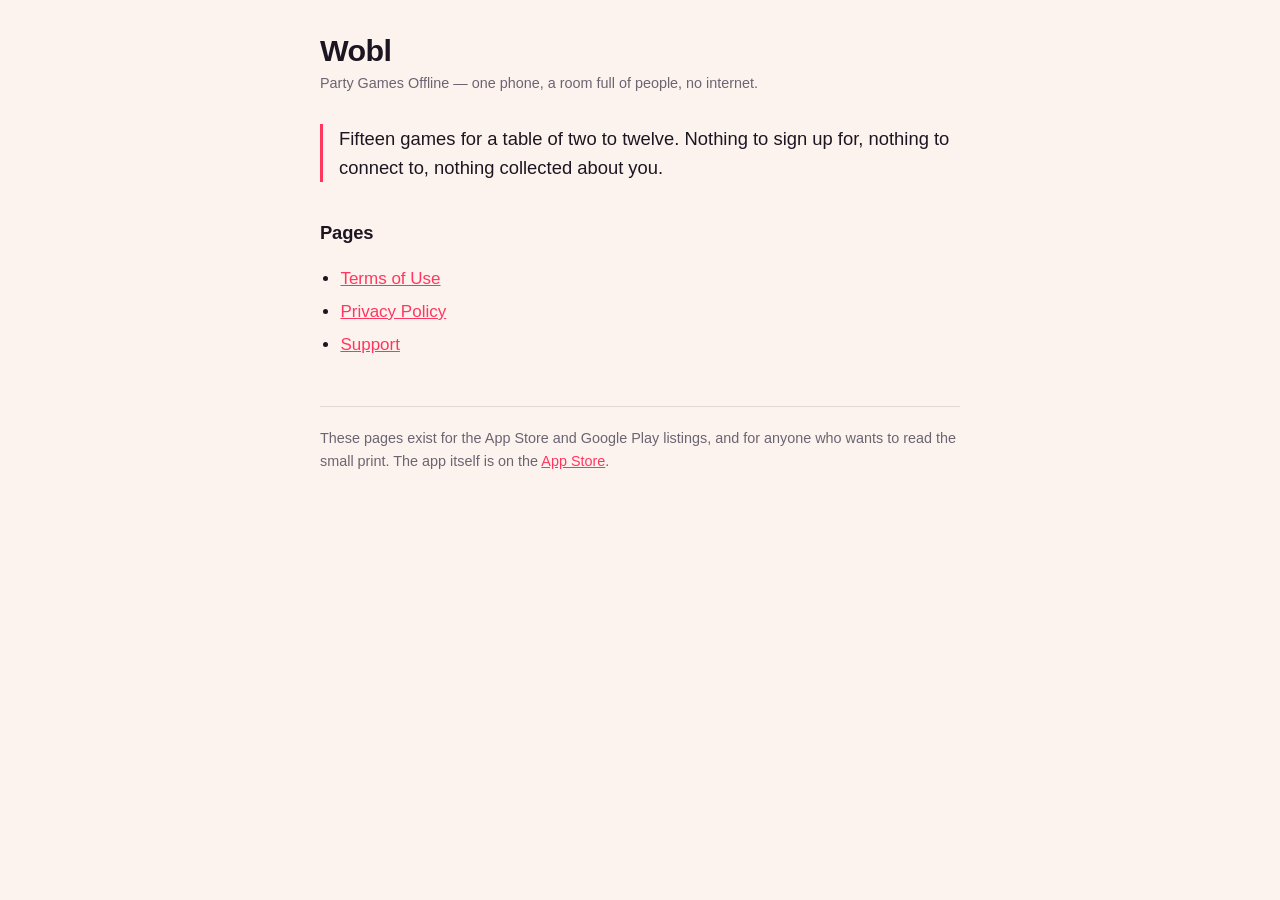
<file: index.html>
<!doctype html>
<html lang="en">
<head>
<meta charset="utf-8">
<meta name="viewport" content="width=device-width, initial-scale=1">
<title>Wobl — Party Games Offline</title>
<link rel="stylesheet" href="style.css">
</head>
<body>
<main>
<h1>Wobl</h1>
<p class="date">Party Games Offline — one phone, a room full of people, no internet.</p>

<p class="lede">Fifteen games for a table of two to twelve. Nothing to sign up for, nothing to connect to, nothing collected about you.</p>

<h2>Pages</h2>
<ul>
  <li><a href="terms.html">Terms of Use</a></li>
  <li><a href="privacy.html">Privacy Policy</a></li>
  <li><a href="support.html">Support</a></li>
</ul>

<footer>These pages exist for the App Store and Google Play listings, and for anyone who wants to read the small print. The app itself is on the <a href="https://apps.apple.com/app/id6792764513" rel="noopener">App Store</a>.</footer>
</main>
</body>
</html>
</file>
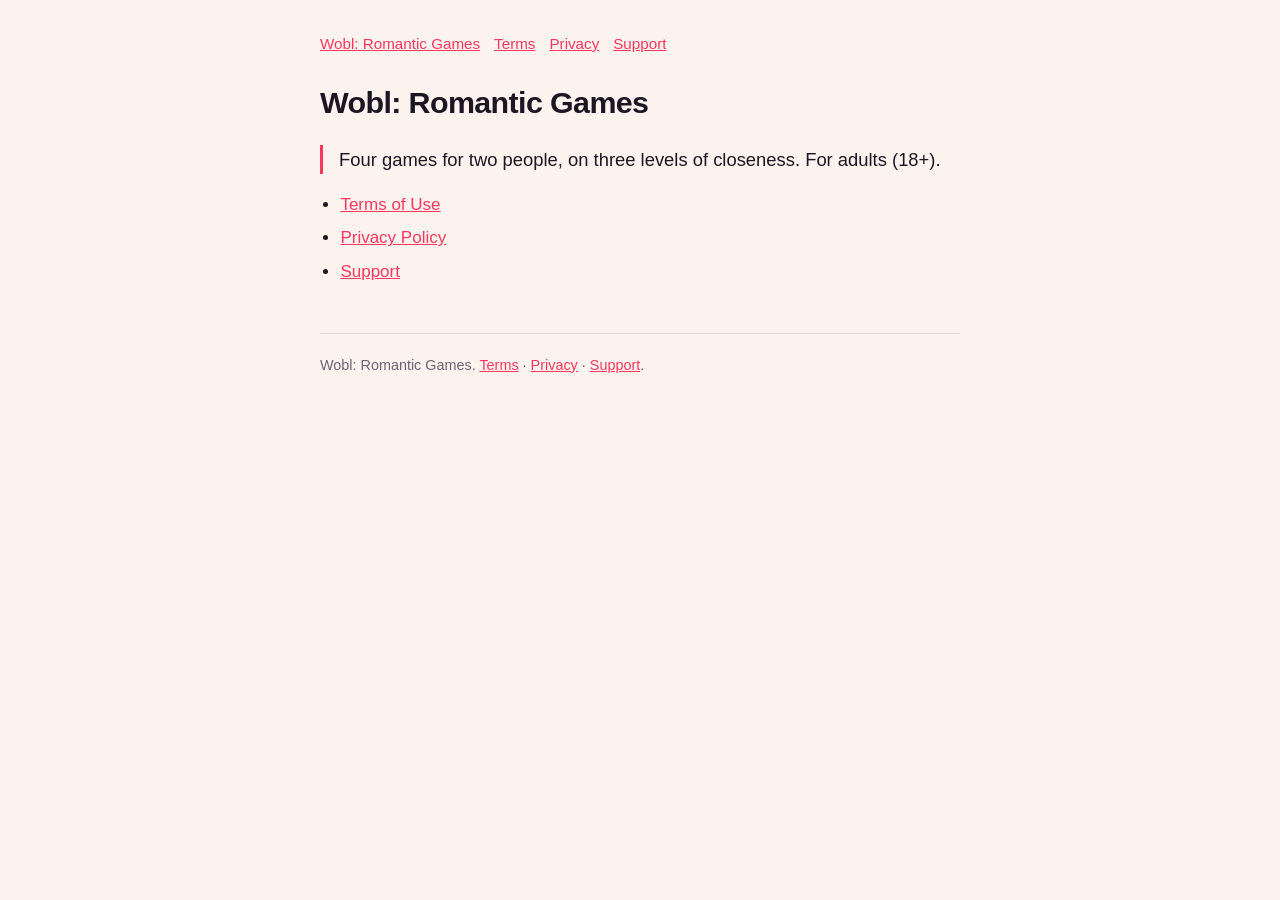
<file: romantic/index.html>
<!doctype html>
<html lang="en">
<head>
<meta charset="utf-8">
<meta name="viewport" content="width=device-width, initial-scale=1">
<title>Legal — Wobl: Romantic Games</title>
<link rel="stylesheet" href="../style.css">
</head>
<body>
<main>
<nav><a href="./">Wobl: Romantic Games</a><a href="terms.html">Terms</a><a href="privacy.html">Privacy</a><a href="support.html">Support</a></nav>

<h1>Wobl: Romantic Games</h1>
<p class="lede">Four games for two people, on three levels of closeness. For adults (18+).</p>
<ul>
  <li><a href="terms.html">Terms of Use</a></li>
  <li><a href="privacy.html">Privacy Policy</a></li>
  <li><a href="support.html">Support</a></li>
</ul>

<footer>Wobl: Romantic Games. <a href="terms.html">Terms</a> · <a href="privacy.html">Privacy</a> · <a href="support.html">Support</a>.</footer>
</main>
</body>
</html>
</file>
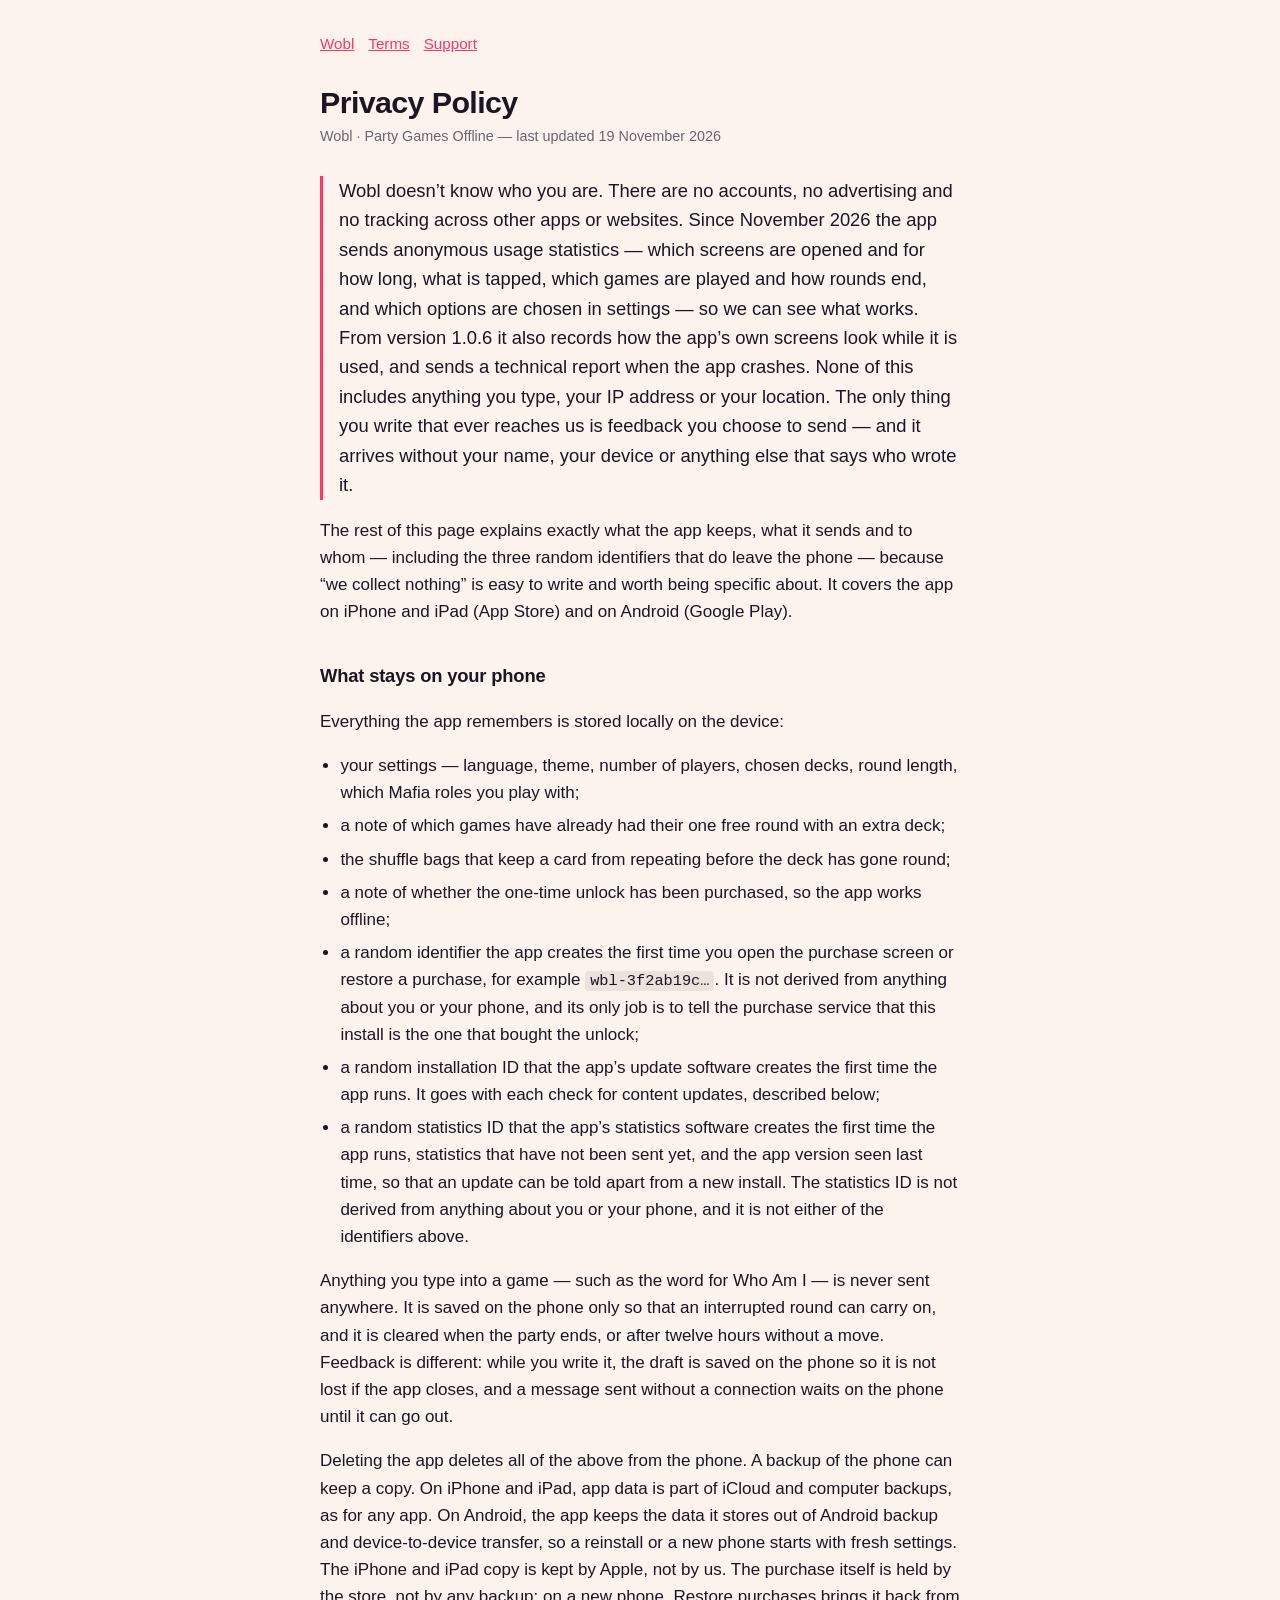
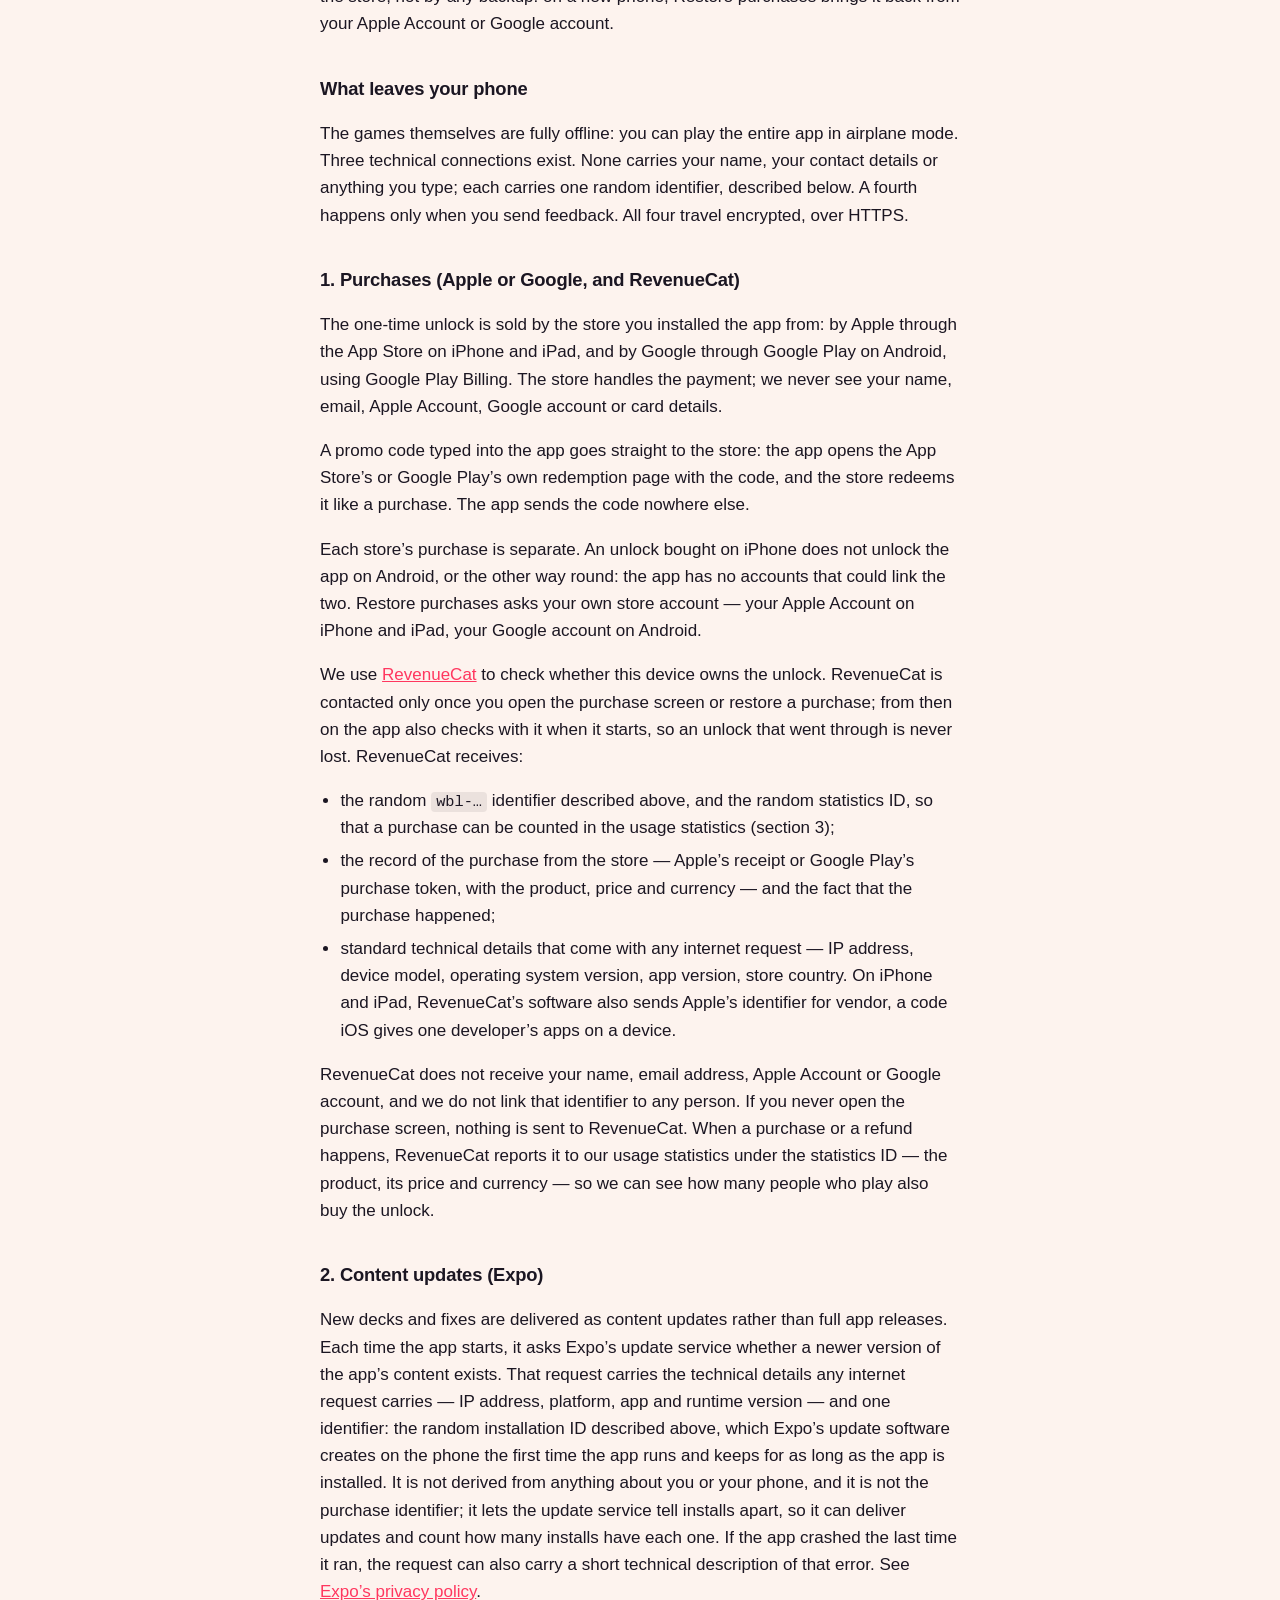
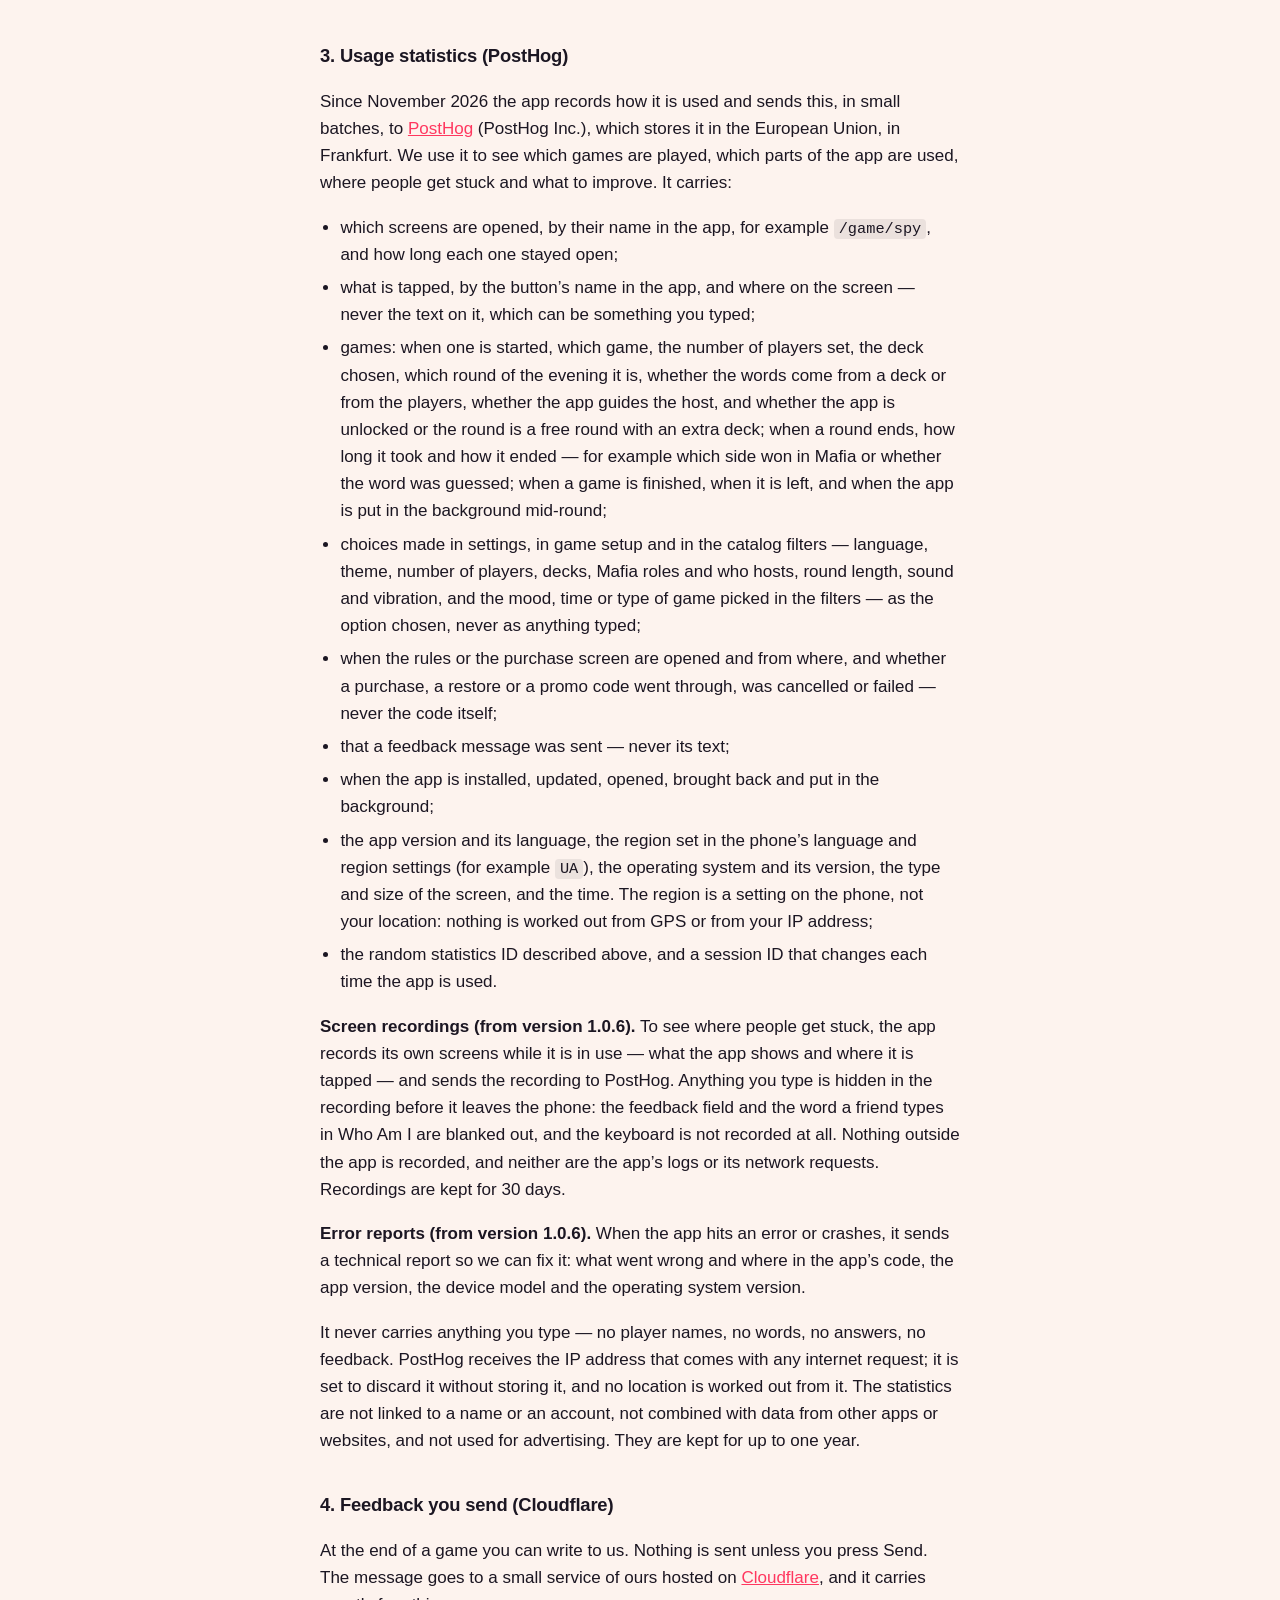
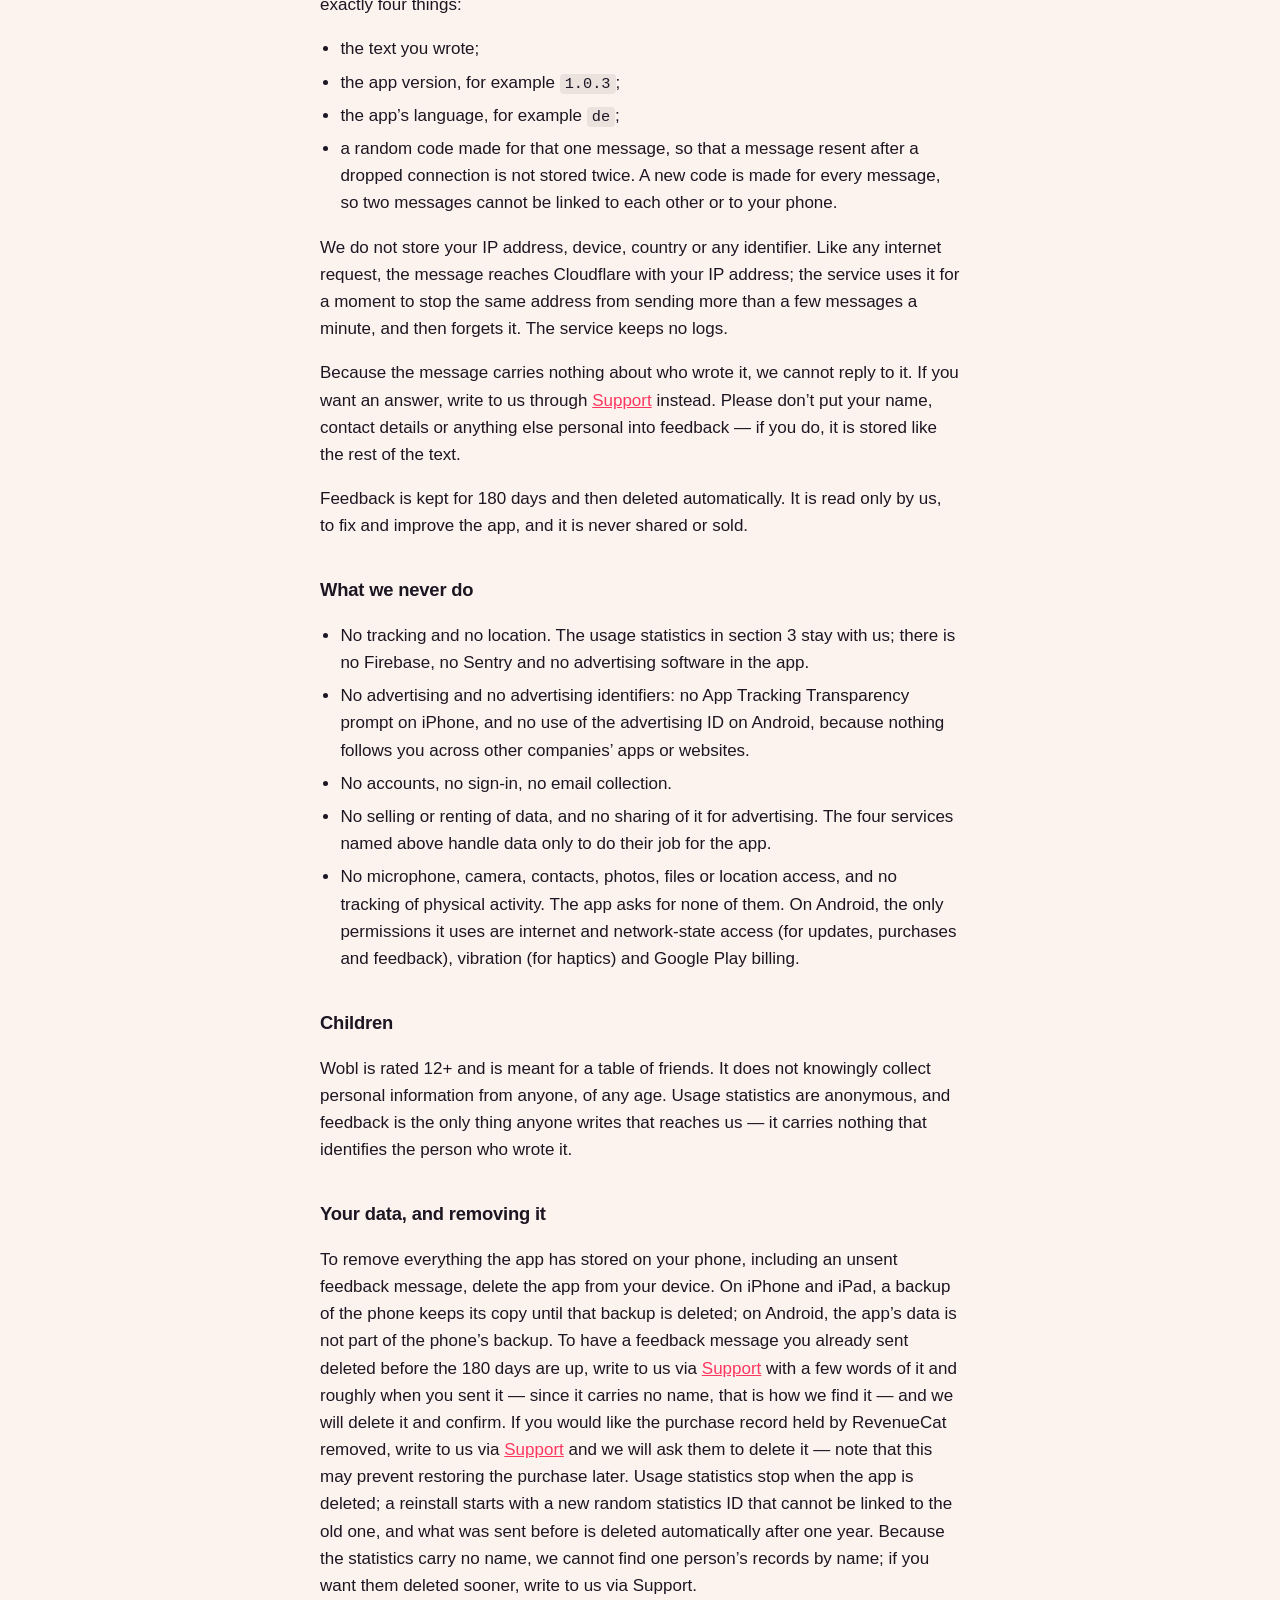
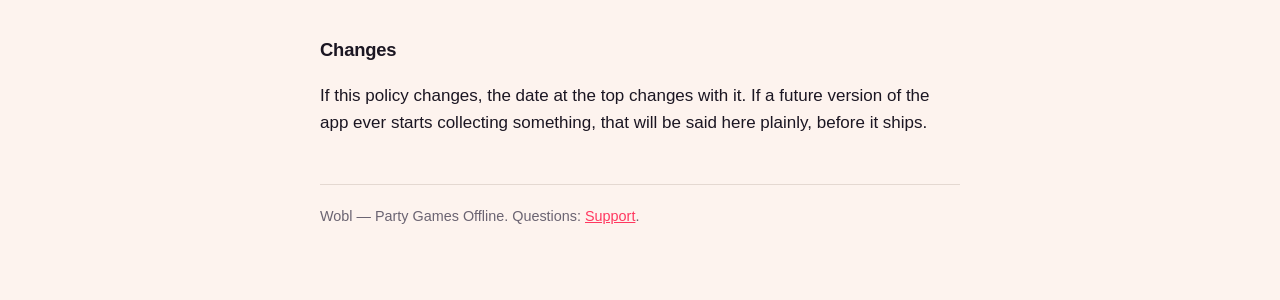
<file: privacy.html>
<!doctype html>
<html lang="en">
<head>
<meta charset="utf-8">
<meta name="viewport" content="width=device-width, initial-scale=1">
<title>Privacy Policy — Wobl</title>
<link rel="stylesheet" href="style.css">
</head>
<body>
<main>
<nav><a href="./">Wobl</a><a href="terms.html">Terms</a><a href="support.html">Support</a></nav>

<h1>Privacy Policy</h1>
<p class="date">Wobl · Party Games Offline — last updated 19 November 2026</p>

<p class="lede">Wobl doesn’t know who you are. There are no accounts, no advertising and no tracking across other apps or websites. Since November 2026 the app sends anonymous usage statistics — which screens are opened and for how long, what is tapped, which games are played and how rounds end, and which options are chosen in settings — so we can see what works. From version 1.0.6 it also records how the app’s own screens look while it is used, and sends a technical report when the app crashes. None of this includes anything you type, your IP address or your location. The only thing you write that ever reaches us is feedback you choose to send — and it arrives without your name, your device or anything else that says who wrote it.</p>

<p>The rest of this page explains exactly what the app keeps, what it sends and to whom — including the three random identifiers that do leave the phone — because “we collect nothing” is easy to write and worth being specific about. It covers the app on iPhone and iPad (App Store) and on Android (Google Play).</p>

<h2>What stays on your phone</h2>
<p>Everything the app remembers is stored locally on the device:</p>
<ul>
  <li>your settings — language, theme, number of players, chosen decks, round length, which Mafia roles you play with;</li>
  <li>a note of which games have already had their one free round with an extra deck;</li>
  <li>the shuffle bags that keep a card from repeating before the deck has gone round;</li>
  <li>a note of whether the one-time unlock has been purchased, so the app works offline;</li>
  <li>a random identifier the app creates the first time you open the purchase screen or restore a purchase, for example <code>wbl-3f2ab19c…</code>. It is not derived from anything about you or your phone, and its only job is to tell the purchase service that this install is the one that bought the unlock;</li>
  <li>a random installation ID that the app’s update software creates the first time the app runs. It goes with each check for content updates, described below;</li>
  <li>a random statistics ID that the app’s statistics software creates the first time the app runs, statistics that have not been sent yet, and the app version seen last time, so that an update can be told apart from a new install. The statistics ID is not derived from anything about you or your phone, and it is not either of the identifiers above.</li>
</ul>
<p>Anything you type into a game — such as the word for Who Am I — is never sent anywhere. It is saved on the phone only so that an interrupted round can carry on, and it is cleared when the party ends, or after twelve hours without a move. Feedback is different: while you write it, the draft is saved on the phone so it is not lost if the app closes, and a message sent without a connection waits on the phone until it can go out.</p>
<p>Deleting the app deletes all of the above from the phone. A backup of the phone can keep a copy. On iPhone and iPad, app data is part of iCloud and computer backups, as for any app. On Android, the app keeps the data it stores out of Android backup and device-to-device transfer, so a reinstall or a new phone starts with fresh settings. The iPhone and iPad copy is kept by Apple, not by us. The purchase itself is held by the store, not by any backup: on a new phone, Restore purchases brings it back from your Apple Account or Google account.</p>

<h2>What leaves your phone</h2>
<p>The games themselves are fully offline: you can play the entire app in airplane mode. Three technical connections exist. None carries your name, your contact details or anything you type; each carries one random identifier, described below. A fourth happens only when you send feedback. All four travel encrypted, over HTTPS.</p>

<h2>1. Purchases (Apple or Google, and RevenueCat)</h2>
<p>The one-time unlock is sold by the store you installed the app from: by Apple through the App Store on iPhone and iPad, and by Google through Google Play on Android, using Google Play Billing. The store handles the payment; we never see your name, email, Apple Account, Google account or card details.</p>
<p>A promo code typed into the app goes straight to the store: the app opens the App Store’s or Google Play’s own redemption page with the code, and the store redeems it like a purchase. The app sends the code nowhere else.</p>
<p>Each store’s purchase is separate. An unlock bought on iPhone does not unlock the app on Android, or the other way round: the app has no accounts that could link the two. Restore purchases asks your own store account — your Apple Account on iPhone and iPad, your Google account on Android.</p>
<p>We use <a href="https://www.revenuecat.com/privacy/" rel="noopener">RevenueCat</a> to check whether this device owns the unlock. RevenueCat is contacted only once you open the purchase screen or restore a purchase; from then on the app also checks with it when it starts, so an unlock that went through is never lost. RevenueCat receives:</p>
<ul>
  <li>the random <code>wbl-…</code> identifier described above, and the random statistics ID, so that a purchase can be counted in the usage statistics (section 3);</li>
  <li>the record of the purchase from the store — Apple’s receipt or Google Play’s purchase token, with the product, price and currency — and the fact that the purchase happened;</li>
  <li>standard technical details that come with any internet request — IP address, device model, operating system version, app version, store country. On iPhone and iPad, RevenueCat’s software also sends Apple’s identifier for vendor, a code iOS gives one developer’s apps on a device.</li>
</ul>
<p>RevenueCat does not receive your name, email address, Apple Account or Google account, and we do not link that identifier to any person. If you never open the purchase screen, nothing is sent to RevenueCat. When a purchase or a refund happens, RevenueCat reports it to our usage statistics under the statistics ID — the product, its price and currency — so we can see how many people who play also buy the unlock.</p>

<h2>2. Content updates (Expo)</h2>
<p>New decks and fixes are delivered as content updates rather than full app releases. Each time the app starts, it asks Expo’s update service whether a newer version of the app’s content exists. That request carries the technical details any internet request carries — IP address, platform, app and runtime version — and one identifier: the random installation ID described above, which Expo’s update software creates on the phone the first time the app runs and keeps for as long as the app is installed. It is not derived from anything about you or your phone, and it is not the purchase identifier; it lets the update service tell installs apart, so it can deliver updates and count how many installs have each one. If the app crashed the last time it ran, the request can also carry a short technical description of that error. See <a href="https://expo.dev/privacy" rel="noopener">Expo’s privacy policy</a>.</p>

<h2>3. Usage statistics (PostHog)</h2>
<p>Since November 2026 the app records how it is used and sends this, in small batches, to <a href="https://posthog.com/privacy" rel="noopener">PostHog</a> (PostHog Inc.), which stores it in the European Union, in Frankfurt. We use it to see which games are played, which parts of the app are used, where people get stuck and what to improve. It carries:</p>
<ul>
  <li>which screens are opened, by their name in the app, for example <code>/game/spy</code>, and how long each one stayed open;</li>
  <li>what is tapped, by the button’s name in the app, and where on the screen — never the text on it, which can be something you typed;</li>
  <li>games: when one is started, which game, the number of players set, the deck chosen, which round of the evening it is, whether the words come from a deck or from the players, whether the app guides the host, and whether the app is unlocked or the round is a free round with an extra deck; when a round ends, how long it took and how it ended — for example which side won in Mafia or whether the word was guessed; when a game is finished, when it is left, and when the app is put in the background mid-round;</li>
  <li>choices made in settings, in game setup and in the catalog filters — language, theme, number of players, decks, Mafia roles and who hosts, round length, sound and vibration, and the mood, time or type of game picked in the filters — as the option chosen, never as anything typed;</li>
  <li>when the rules or the purchase screen are opened and from where, and whether a purchase, a restore or a promo code went through, was cancelled or failed — never the code itself;</li>
  <li>that a feedback message was sent — never its text;</li>
  <li>when the app is installed, updated, opened, brought back and put in the background;</li>
  <li>the app version and its language, the region set in the phone’s language and region settings (for example <code>UA</code>), the operating system and its version, the type and size of the screen, and the time. The region is a setting on the phone, not your location: nothing is worked out from GPS or from your IP address;</li>
  <li>the random statistics ID described above, and a session ID that changes each time the app is used.</li>
</ul>
<p><strong>Screen recordings (from version 1.0.6).</strong> To see where people get stuck, the app records its own screens while it is in use — what the app shows and where it is tapped — and sends the recording to PostHog. Anything you type is hidden in the recording before it leaves the phone: the feedback field and the word a friend types in Who Am I are blanked out, and the keyboard is not recorded at all. Nothing outside the app is recorded, and neither are the app’s logs or its network requests. Recordings are kept for 30 days.</p>
<p><strong>Error reports (from version 1.0.6).</strong> When the app hits an error or crashes, it sends a technical report so we can fix it: what went wrong and where in the app’s code, the app version, the device model and the operating system version.</p>
<p>It never carries anything you type — no player names, no words, no answers, no feedback. PostHog receives the IP address that comes with any internet request; it is set to discard it without storing it, and no location is worked out from it. The statistics are not linked to a name or an account, not combined with data from other apps or websites, and not used for advertising. They are kept for up to one year.</p>

<h2>4. Feedback you send (Cloudflare)</h2>
<p>At the end of a game you can write to us. Nothing is sent unless you press Send. The message goes to a small service of ours hosted on <a href="https://www.cloudflare.com/privacypolicy/" rel="noopener">Cloudflare</a>, and it carries exactly four things:</p>
<ul>
  <li>the text you wrote;</li>
  <li>the app version, for example <code>1.0.3</code>;</li>
  <li>the app’s language, for example <code>de</code>;</li>
  <li>a random code made for that one message, so that a message resent after a dropped connection is not stored twice. A new code is made for every message, so two messages cannot be linked to each other or to your phone.</li>
</ul>
<p>We do not store your IP address, device, country or any identifier. Like any internet request, the message reaches Cloudflare with your IP address; the service uses it for a moment to stop the same address from sending more than a few messages a minute, and then forgets it. The service keeps no logs.</p>
<p>Because the message carries nothing about who wrote it, we cannot reply to it. If you want an answer, write to us through <a href="support.html">Support</a> instead. Please don’t put your name, contact details or anything else personal into feedback — if you do, it is stored like the rest of the text.</p>
<p>Feedback is kept for 180 days and then deleted automatically. It is read only by us, to fix and improve the app, and it is never shared or sold.</p>

<h2>What we never do</h2>
<ul>
  <li>No tracking and no location. The usage statistics in section 3 stay with us; there is no Firebase, no Sentry and no advertising software in the app.</li>
  <li>No advertising and no advertising identifiers: no App Tracking Transparency prompt on iPhone, and no use of the advertising ID on Android, because nothing follows you across other companies’ apps or websites.</li>
  <li>No accounts, no sign-in, no email collection.</li>
  <li>No selling or renting of data, and no sharing of it for advertising. The four services named above handle data only to do their job for the app.</li>
  <li>No microphone, camera, contacts, photos, files or location access, and no tracking of physical activity. The app asks for none of them. On Android, the only permissions it uses are internet and network-state access (for updates, purchases and feedback), vibration (for haptics) and Google Play billing.</li>
</ul>
<h2>Children</h2>
<p>Wobl is rated 12+ and is meant for a table of friends. It does not knowingly collect personal information from anyone, of any age. Usage statistics are anonymous, and feedback is the only thing anyone writes that reaches us — it carries nothing that identifies the person who wrote it.</p>

<h2 id="your-data">Your data, and removing it</h2>
<p>To remove everything the app has stored on your phone, including an unsent feedback message, delete the app from your device. On iPhone and iPad, a backup of the phone keeps its copy until that backup is deleted; on Android, the app’s data is not part of the phone’s backup. To have a feedback message you already sent deleted before the 180 days are up, write to us via <a href="support.html">Support</a> with a few words of it and roughly when you sent it — since it carries no name, that is how we find it — and we will delete it and confirm. If you would like the purchase record held by RevenueCat removed, write to us via <a href="support.html">Support</a> and we will ask them to delete it — note that this may prevent restoring the purchase later. Usage statistics stop when the app is deleted; a reinstall starts with a new random statistics ID that cannot be linked to the old one, and what was sent before is deleted automatically after one year. Because the statistics carry no name, we cannot find one person’s records by name; if you want them deleted sooner, write to us via Support.</p>

<h2>Changes</h2>
<p>If this policy changes, the date at the top changes with it. If a future version of the app ever starts collecting something, that will be said here plainly, before it ships.</p>

<footer>Wobl — Party Games Offline. Questions: <a href="support.html">Support</a>.</footer>
</main>
</body>
</html>
</file>
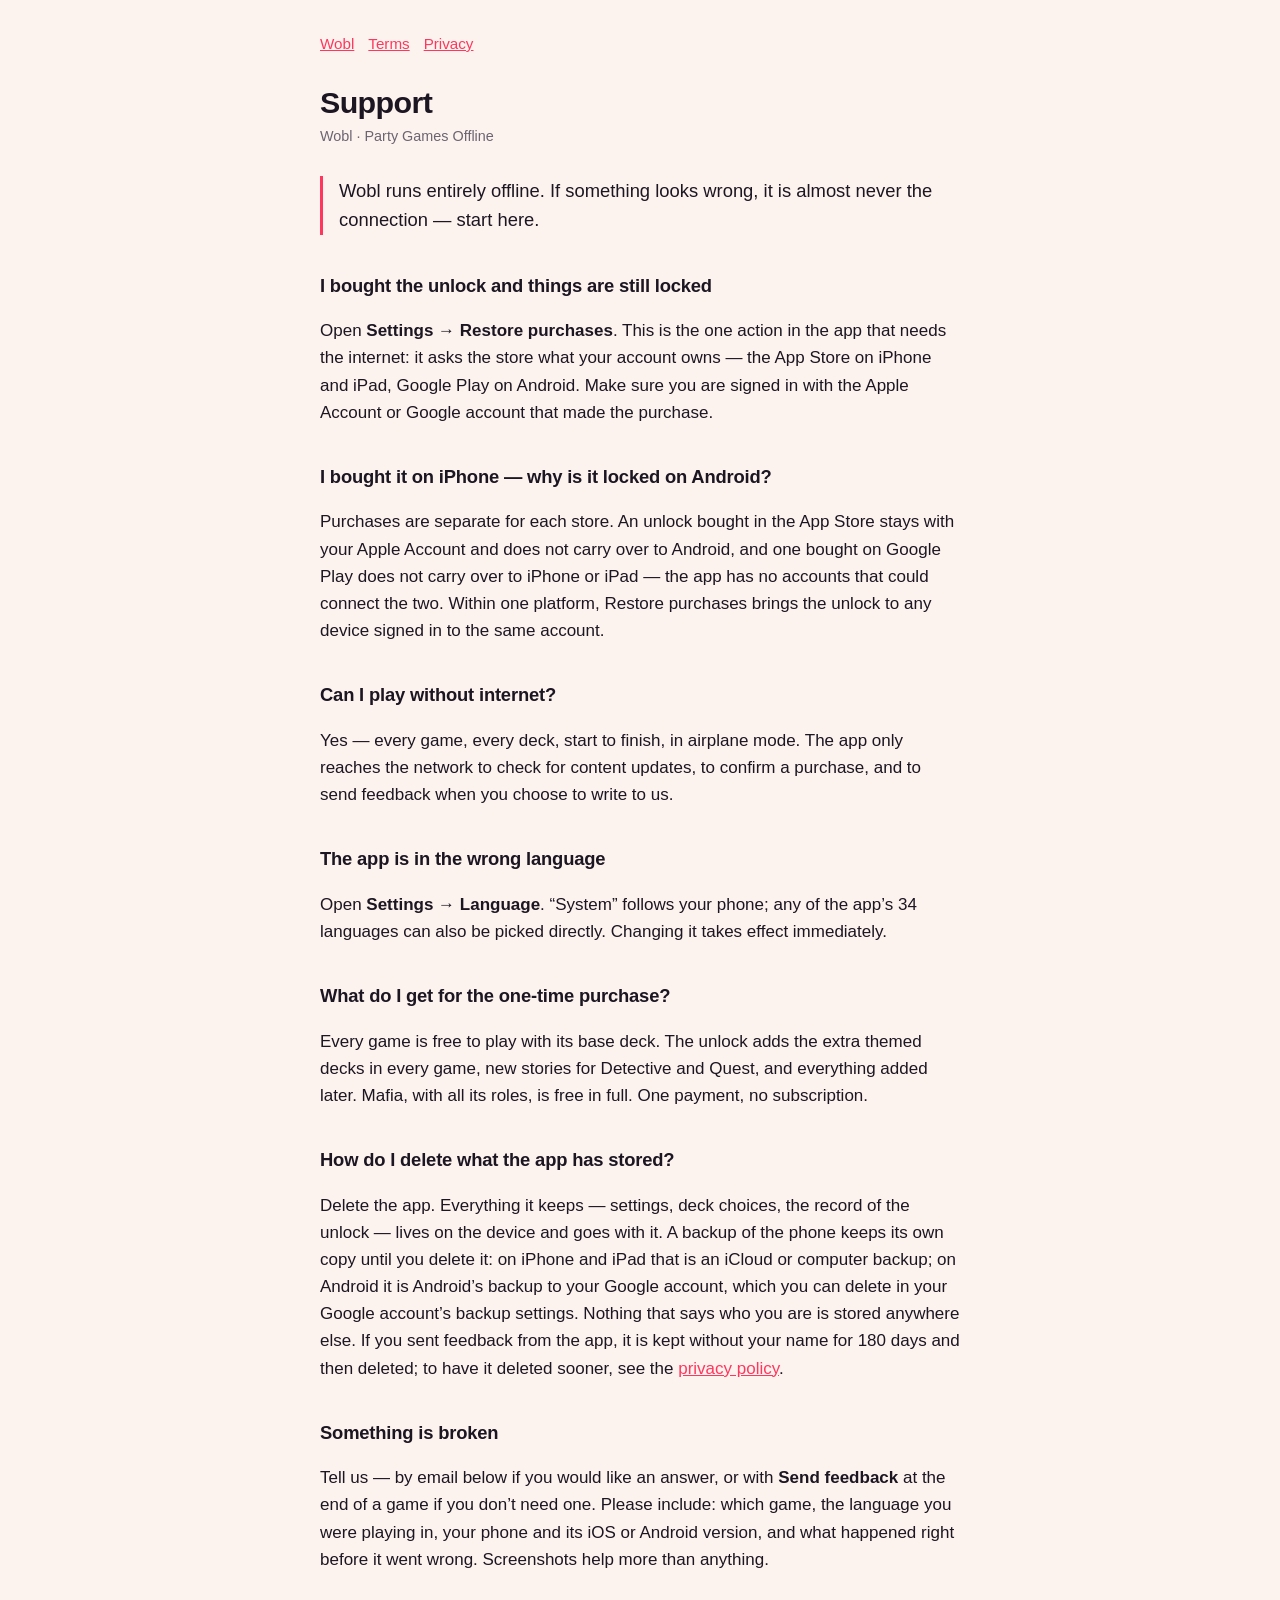
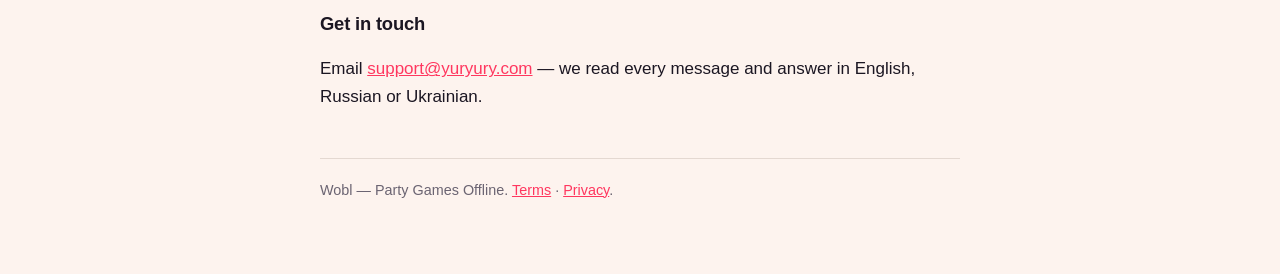
<file: support.html>
<!doctype html>
<html lang="en">
<head>
<meta charset="utf-8">
<meta name="viewport" content="width=device-width, initial-scale=1">
<title>Support — Wobl</title>
<link rel="stylesheet" href="style.css">
</head>
<body>
<main>
<nav><a href="./">Wobl</a><a href="terms.html">Terms</a><a href="privacy.html">Privacy</a></nav>

<h1>Support</h1>
<p class="date">Wobl · Party Games Offline</p>

<p class="lede">Wobl runs entirely offline. If something looks wrong, it is almost never the connection — start here.</p>

<h2>I bought the unlock and things are still locked</h2>
<p>Open <strong>Settings → Restore purchases</strong>. This is the one action in the app that needs the internet: it asks the store what your account owns — the App Store on iPhone and iPad, Google Play on Android. Make sure you are signed in with the Apple Account or Google account that made the purchase.</p>

<h2>I bought it on iPhone — why is it locked on Android?</h2>
<p>Purchases are separate for each store. An unlock bought in the App Store stays with your Apple Account and does not carry over to Android, and one bought on Google Play does not carry over to iPhone or iPad — the app has no accounts that could connect the two. Within one platform, Restore purchases brings the unlock to any device signed in to the same account.</p>

<h2>Can I play without internet?</h2>
<p>Yes — every game, every deck, start to finish, in airplane mode. The app only reaches the network to check for content updates, to confirm a purchase, and to send feedback when you choose to write to us.</p>

<h2>The app is in the wrong language</h2>
<p>Open <strong>Settings → Language</strong>. “System” follows your phone; any of the app’s 34 languages can also be picked directly. Changing it takes effect immediately.</p>

<h2>What do I get for the one-time purchase?</h2>
<p>Every game is free to play with its base deck. The unlock adds the extra themed decks in every game, new stories for Detective and Quest, and everything added later. Mafia, with all its roles, is free in full. One payment, no subscription.</p>

<h2>How do I delete what the app has stored?</h2>
<p>Delete the app. Everything it keeps — settings, deck choices, the record of the unlock — lives on the device and goes with it. A backup of the phone keeps its own copy until you delete it: on iPhone and iPad that is an iCloud or computer backup; on Android it is Android’s backup to your Google account, which you can delete in your Google account’s backup settings. Nothing that says who you are is stored anywhere else. If you sent feedback from the app, it is kept without your name for 180 days and then deleted; to have it deleted sooner, see the <a href="privacy.html">privacy policy</a>.</p>

<h2>Something is broken</h2>
<p>Tell us — by email below if you would like an answer, or with <strong>Send feedback</strong> at the end of a game if you don’t need one. Please include: which game, the language you were playing in, your phone and its iOS or Android version, and what happened right before it went wrong. Screenshots help more than anything.</p>

<h2>Get in touch</h2>
<p>Email <a href="mailto:support@yuryury.com">support@yuryury.com</a> — we read every message and answer in English, Russian or Ukrainian.</p>

<footer>Wobl — Party Games Offline. <a href="terms.html">Terms</a> · <a href="privacy.html">Privacy</a>.</footer>
</main>
</body>
</html>
</file>
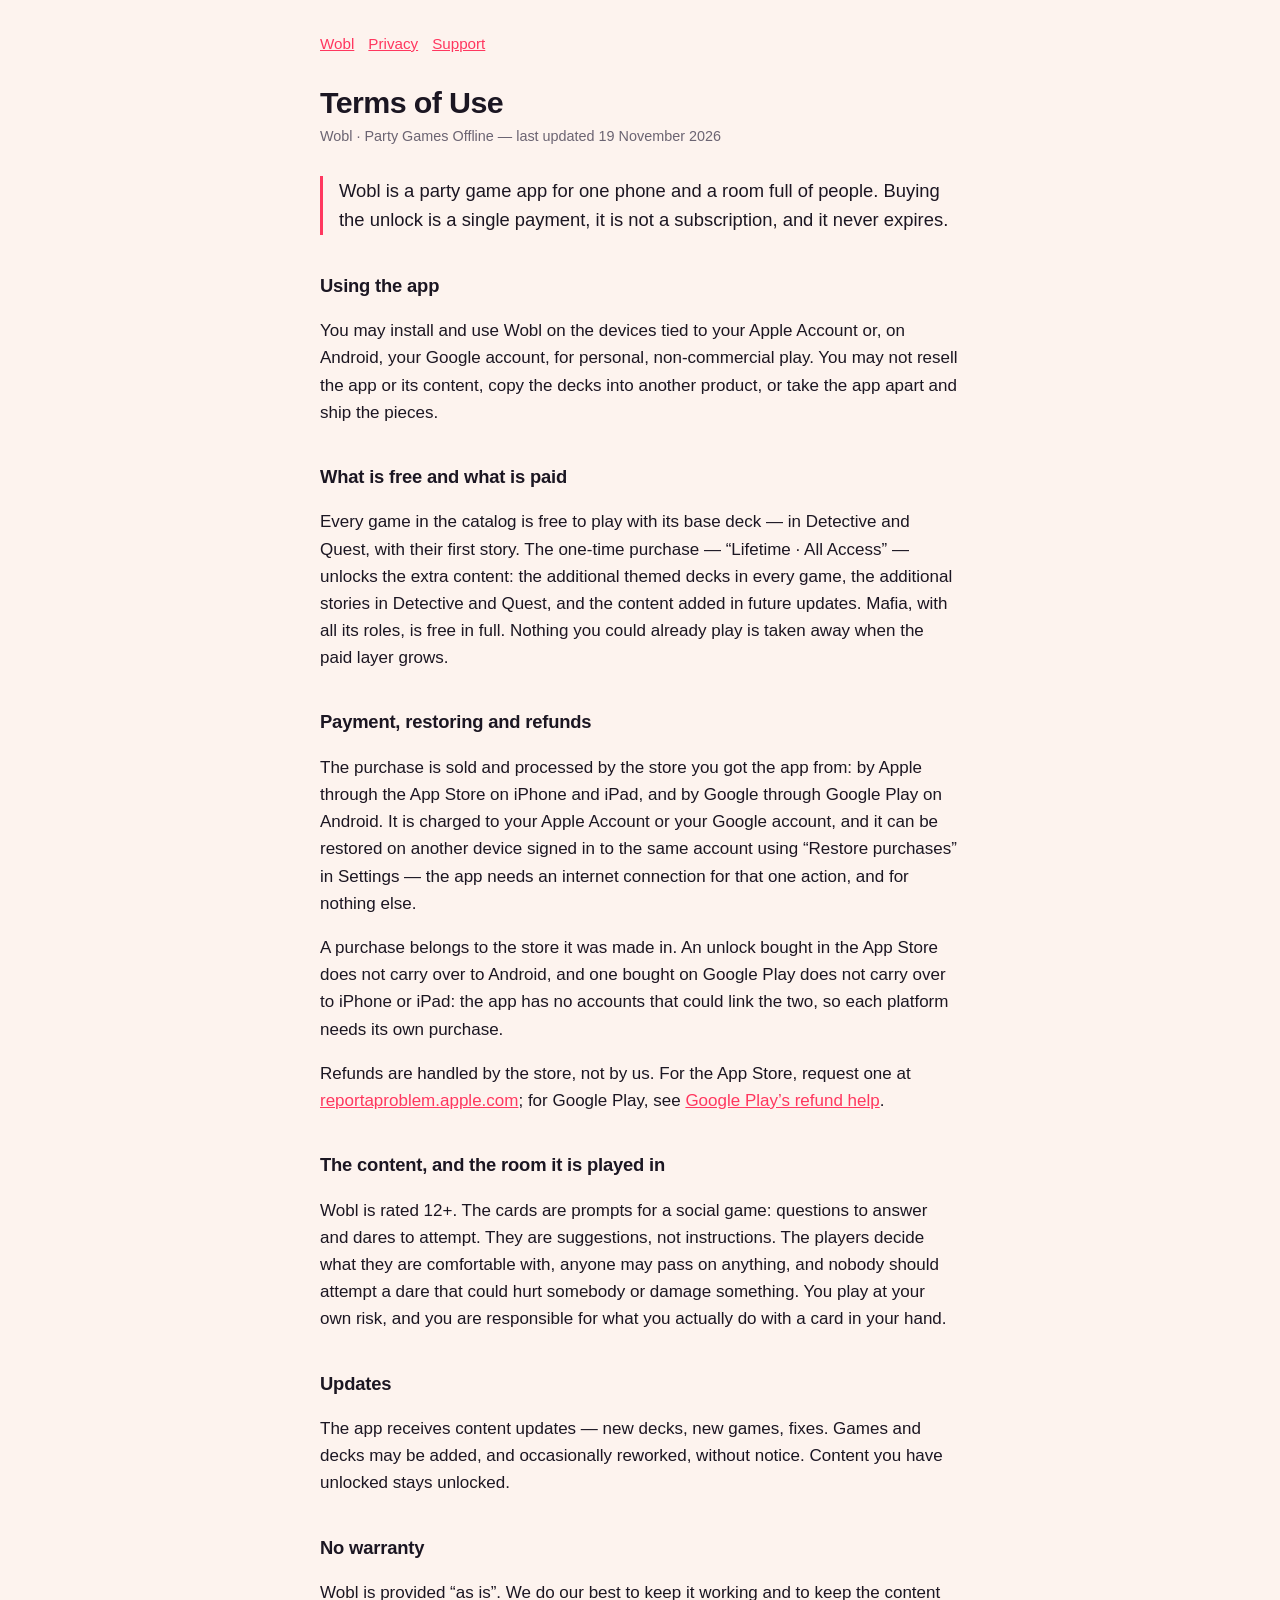
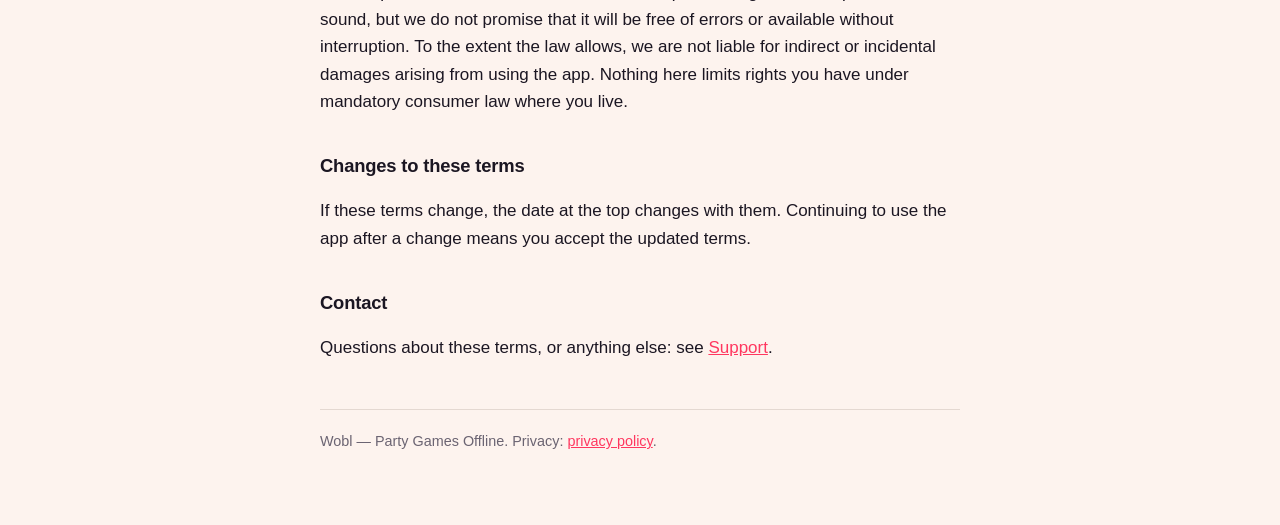
<file: terms.html>
<!doctype html>
<html lang="en">
<head>
<meta charset="utf-8">
<meta name="viewport" content="width=device-width, initial-scale=1">
<title>Terms of Use — Wobl</title>
<link rel="stylesheet" href="style.css">
</head>
<body>
<main>
<nav><a href="./">Wobl</a><a href="privacy.html">Privacy</a><a href="support.html">Support</a></nav>

<h1>Terms of Use</h1>
<p class="date">Wobl · Party Games Offline — last updated 19 November 2026</p>

<p class="lede">Wobl is a party game app for one phone and a room full of people. Buying the unlock is a single payment, it is not a subscription, and it never expires.</p>

<h2>Using the app</h2>
<p>You may install and use Wobl on the devices tied to your Apple Account or, on Android, your Google account, for personal, non-commercial play. You may not resell the app or its content, copy the decks into another product, or take the app apart and ship the pieces.</p>

<h2>What is free and what is paid</h2>
<p>Every game in the catalog is free to play with its base deck — in Detective and Quest, with their first story. The one-time purchase — “Lifetime · All Access” — unlocks the extra content: the additional themed decks in every game, the additional stories in Detective and Quest, and the content added in future updates. Mafia, with all its roles, is free in full. Nothing you could already play is taken away when the paid layer grows.</p>

<h2>Payment, restoring and refunds</h2>
<p>The purchase is sold and processed by the store you got the app from: by Apple through the App Store on iPhone and iPad, and by Google through Google Play on Android. It is charged to your Apple Account or your Google account, and it can be restored on another device signed in to the same account using “Restore purchases” in Settings — the app needs an internet connection for that one action, and for nothing else.</p>
<p>A purchase belongs to the store it was made in. An unlock bought in the App Store does not carry over to Android, and one bought on Google Play does not carry over to iPhone or iPad: the app has no accounts that could link the two, so each platform needs its own purchase.</p>
<p>Refunds are handled by the store, not by us. For the App Store, request one at <a href="https://reportaproblem.apple.com" rel="noopener">reportaproblem.apple.com</a>; for Google Play, see <a href="https://support.google.com/googleplay/answer/2479637" rel="noopener">Google Play’s refund help</a>.</p>

<h2>The content, and the room it is played in</h2>
<p>Wobl is rated 12+. The cards are prompts for a social game: questions to answer and dares to attempt. They are suggestions, not instructions. The players decide what they are comfortable with, anyone may pass on anything, and nobody should attempt a dare that could hurt somebody or damage something. You play at your own risk, and you are responsible for what you actually do with a card in your hand.</p>

<h2>Updates</h2>
<p>The app receives content updates — new decks, new games, fixes. Games and decks may be added, and occasionally reworked, without notice. Content you have unlocked stays unlocked.</p>

<h2>No warranty</h2>
<p>Wobl is provided “as is”. We do our best to keep it working and to keep the content sound, but we do not promise that it will be free of errors or available without interruption. To the extent the law allows, we are not liable for indirect or incidental damages arising from using the app. Nothing here limits rights you have under mandatory consumer law where you live.</p>

<h2>Changes to these terms</h2>
<p>If these terms change, the date at the top changes with them. Continuing to use the app after a change means you accept the updated terms.</p>

<h2>Contact</h2>
<p>Questions about these terms, or anything else: see <a href="support.html">Support</a>.</p>

<footer>Wobl — Party Games Offline. Privacy: <a href="privacy.html">privacy policy</a>.</footer>
</main>
</body>
</html>
</file>
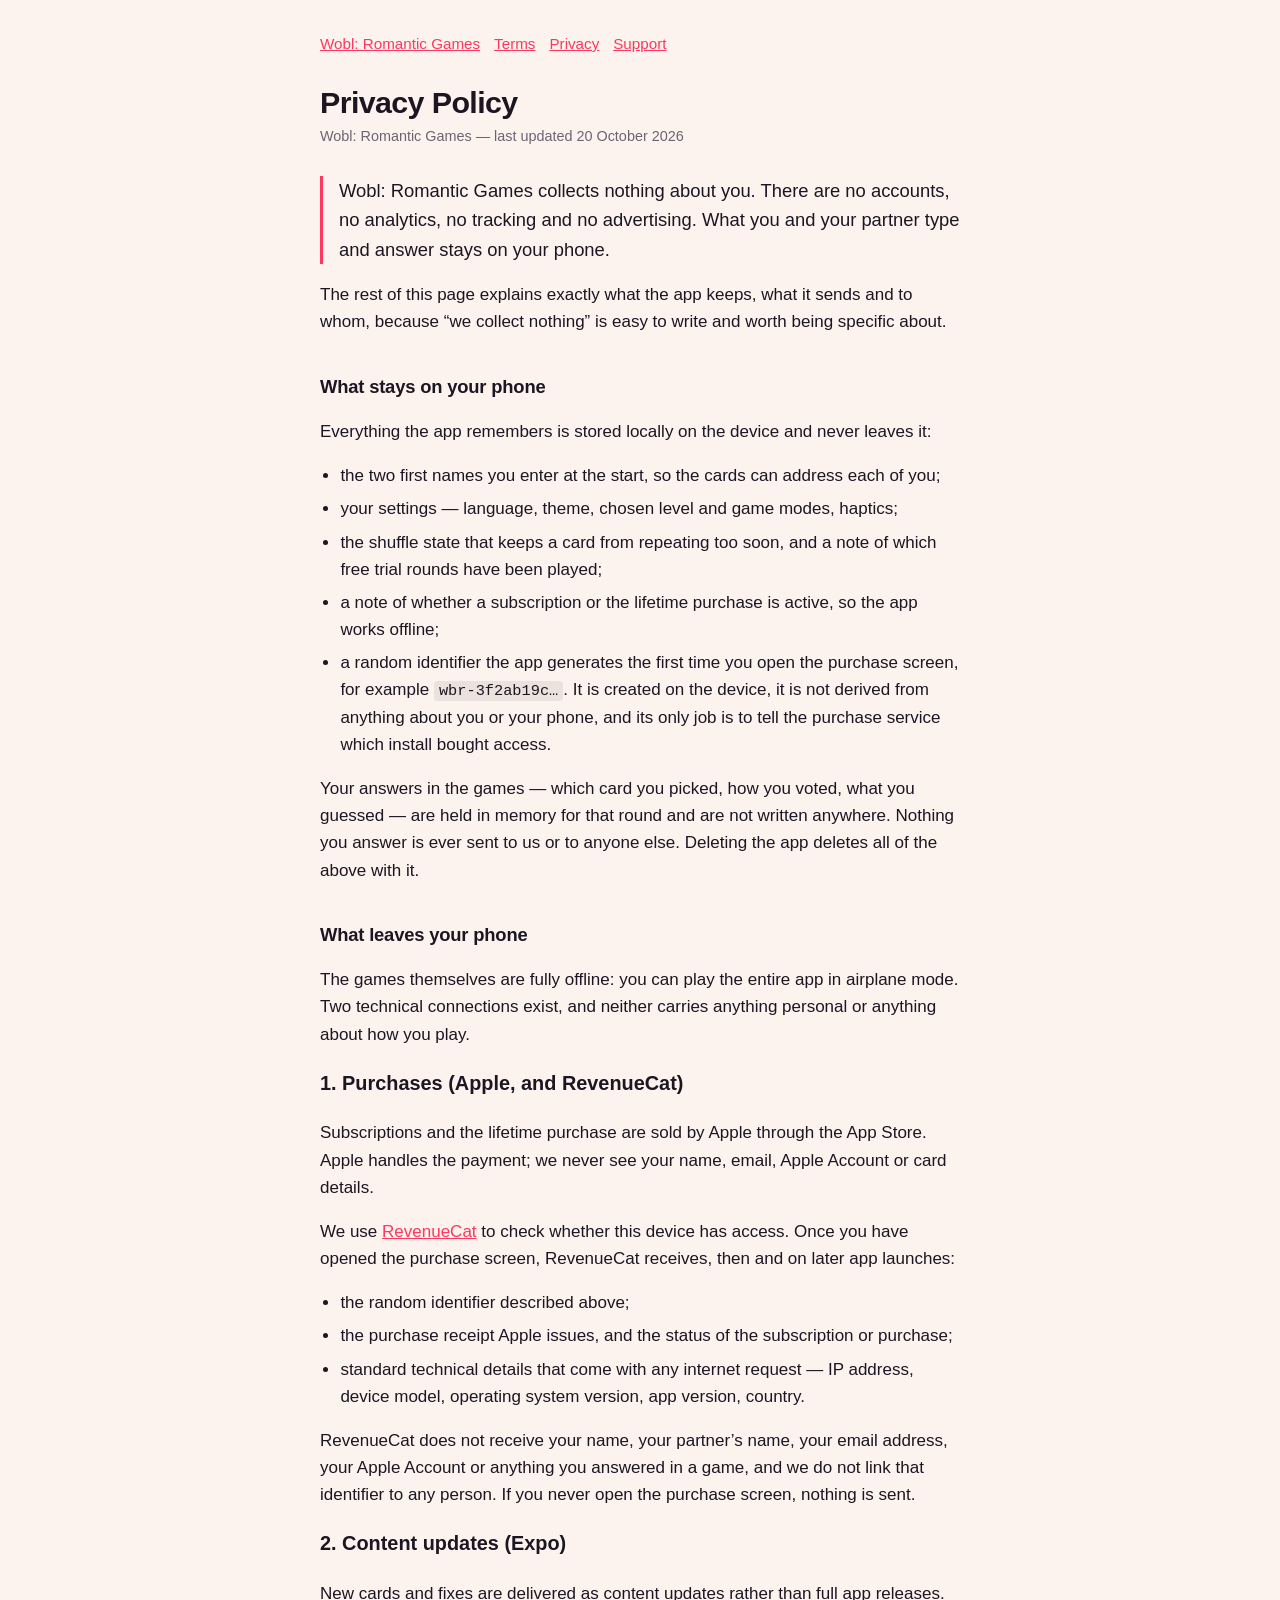
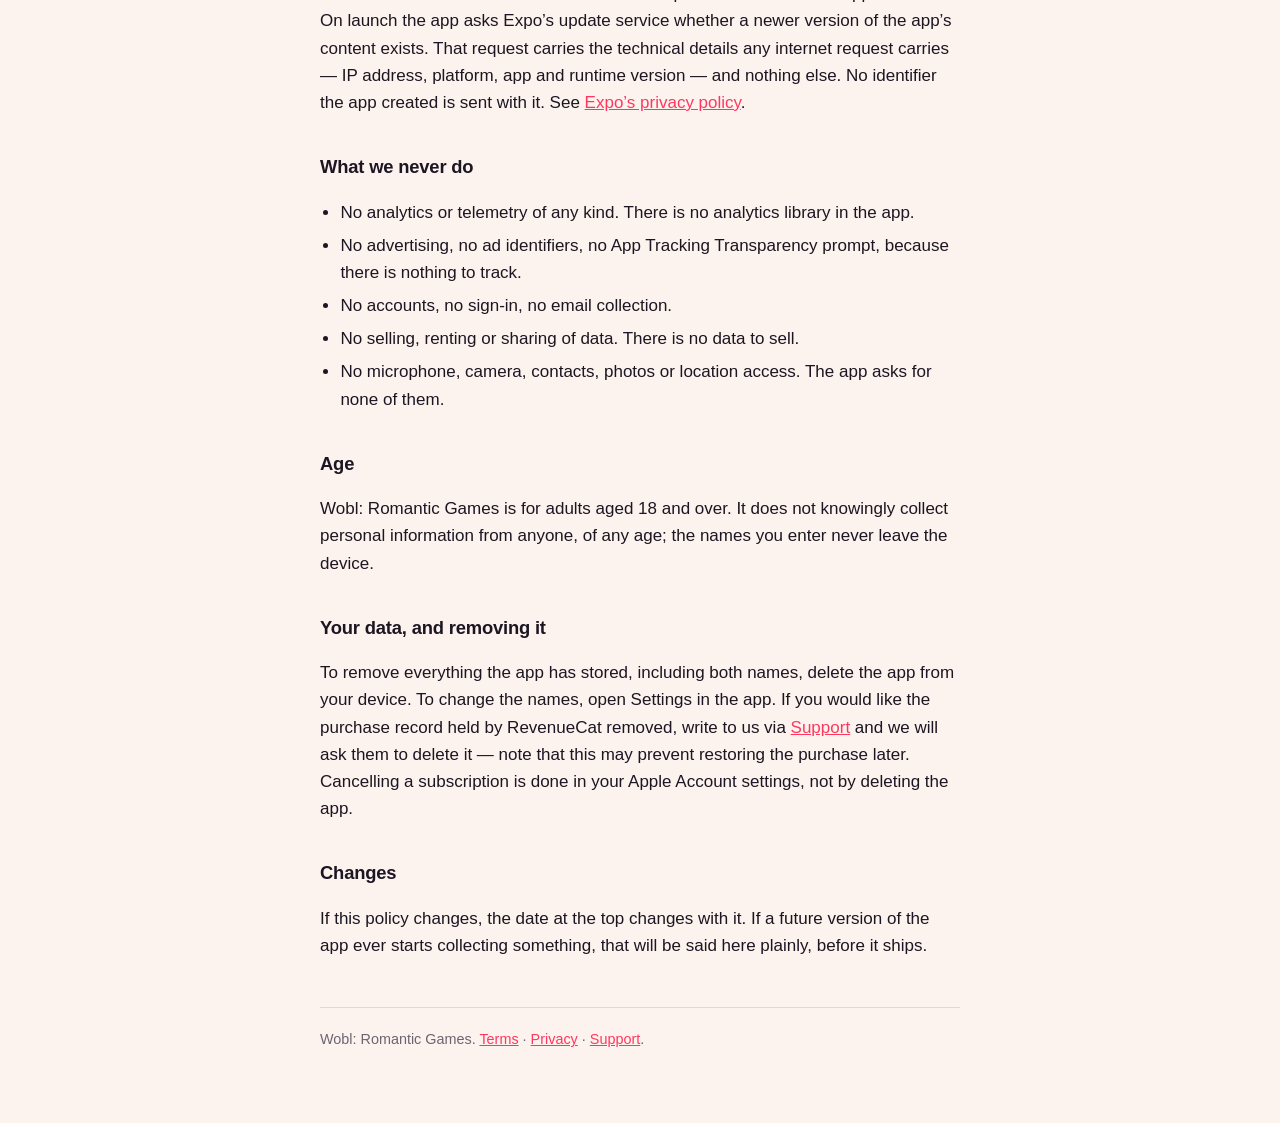
<file: romantic/privacy.html>
<!doctype html>
<html lang="en">
<head>
<meta charset="utf-8">
<meta name="viewport" content="width=device-width, initial-scale=1">
<title>Privacy Policy — Wobl: Romantic Games</title>
<link rel="stylesheet" href="../style.css">
</head>
<body>
<main>
<nav><a href="./">Wobl: Romantic Games</a><a href="terms.html">Terms</a><a href="privacy.html">Privacy</a><a href="support.html">Support</a></nav>

<h1>Privacy Policy</h1>
<p class="date">Wobl: Romantic Games — last updated 20 October 2026</p>

<p class="lede">Wobl: Romantic Games collects nothing about you. There are no accounts, no analytics, no tracking and no advertising. What you and your partner type and answer stays on your phone.</p>

<p>The rest of this page explains exactly what the app keeps, what it sends and to whom, because “we collect nothing” is easy to write and worth being specific about.</p>

<h2>What stays on your phone</h2>
<p>Everything the app remembers is stored locally on the device and never leaves it:</p>
<ul>
  <li>the two first names you enter at the start, so the cards can address each of you;</li>
  <li>your settings — language, theme, chosen level and game modes, haptics;</li>
  <li>the shuffle state that keeps a card from repeating too soon, and a note of which free trial rounds have been played;</li>
  <li>a note of whether a subscription or the lifetime purchase is active, so the app works offline;</li>
  <li>a random identifier the app generates the first time you open the purchase screen, for example <code>wbr-3f2ab19c…</code>. It is created on the device, it is not derived from anything about you or your phone, and its only job is to tell the purchase service which install bought access.</li>
</ul>
<p>Your answers in the games — which card you picked, how you voted, what you guessed — are held in memory for that round and are not written anywhere. Nothing you answer is ever sent to us or to anyone else. Deleting the app deletes all of the above with it.</p>

<h2>What leaves your phone</h2>
<p>The games themselves are fully offline: you can play the entire app in airplane mode. Two technical connections exist, and neither carries anything personal or anything about how you play.</p>

<h3>1. Purchases (Apple, and RevenueCat)</h3>
<p>Subscriptions and the lifetime purchase are sold by Apple through the App Store. Apple handles the payment; we never see your name, email, Apple Account or card details.</p>
<p>We use <a href="https://www.revenuecat.com/privacy">RevenueCat</a> to check whether this device has access. Once you have opened the purchase screen, RevenueCat receives, then and on later app launches:</p>
<ul>
  <li>the random identifier described above;</li>
  <li>the purchase receipt Apple issues, and the status of the subscription or purchase;</li>
  <li>standard technical details that come with any internet request — IP address, device model, operating system version, app version, country.</li>
</ul>
<p>RevenueCat does not receive your name, your partner’s name, your email address, your Apple Account or anything you answered in a game, and we do not link that identifier to any person. If you never open the purchase screen, nothing is sent.</p>

<h3>2. Content updates (Expo)</h3>
<p>New cards and fixes are delivered as content updates rather than full app releases. On launch the app asks Expo’s update service whether a newer version of the app’s content exists. That request carries the technical details any internet request carries — IP address, platform, app and runtime version — and nothing else. No identifier the app created is sent with it. See <a href="https://expo.dev/privacy">Expo’s privacy policy</a>.</p>

<h2>What we never do</h2>
<ul>
  <li>No analytics or telemetry of any kind. There is no analytics library in the app.</li>
  <li>No advertising, no ad identifiers, no App Tracking Transparency prompt, because there is nothing to track.</li>
  <li>No accounts, no sign-in, no email collection.</li>
  <li>No selling, renting or sharing of data. There is no data to sell.</li>
  <li>No microphone, camera, contacts, photos or location access. The app asks for none of them.</li>
</ul>

<h2>Age</h2>
<p>Wobl: Romantic Games is for adults aged 18 and over. It does not knowingly collect personal information from anyone, of any age; the names you enter never leave the device.</p>

<h2>Your data, and removing it</h2>
<p>To remove everything the app has stored, including both names, delete the app from your device. To change the names, open Settings in the app. If you would like the purchase record held by RevenueCat removed, write to us via <a href="support.html">Support</a> and we will ask them to delete it — note that this may prevent restoring the purchase later. Cancelling a subscription is done in your Apple Account settings, not by deleting the app.</p>

<h2>Changes</h2>
<p>If this policy changes, the date at the top changes with it. If a future version of the app ever starts collecting something, that will be said here plainly, before it ships.</p>

<footer>Wobl: Romantic Games. <a href="terms.html">Terms</a> · <a href="privacy.html">Privacy</a> · <a href="support.html">Support</a>.</footer>
</main>
</body>
</html>
</file>
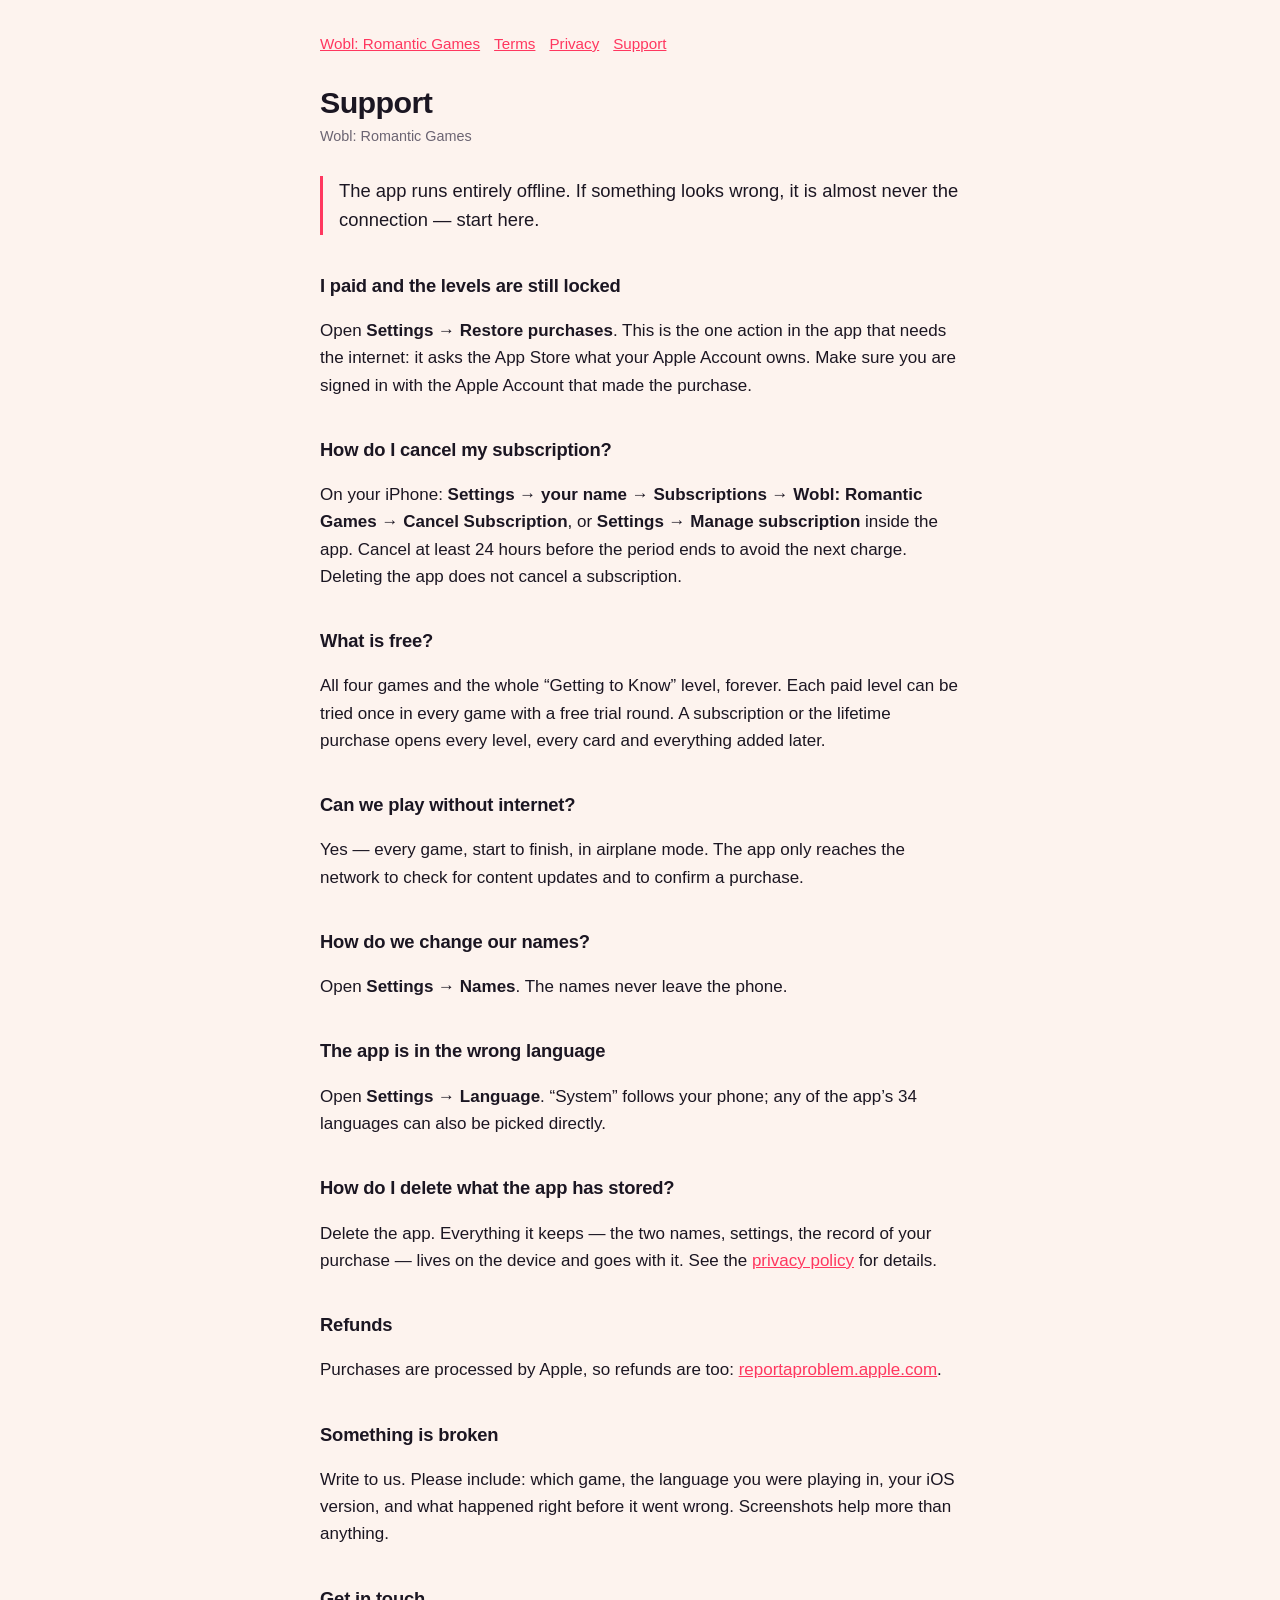
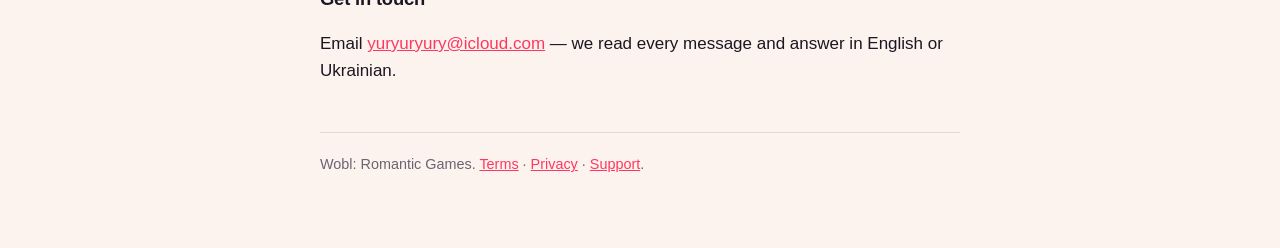
<file: romantic/support.html>
<!doctype html>
<html lang="en">
<head>
<meta charset="utf-8">
<meta name="viewport" content="width=device-width, initial-scale=1">
<title>Support — Wobl: Romantic Games</title>
<link rel="stylesheet" href="../style.css">
</head>
<body>
<main>
<nav><a href="./">Wobl: Romantic Games</a><a href="terms.html">Terms</a><a href="privacy.html">Privacy</a><a href="support.html">Support</a></nav>

<h1>Support</h1>
<p class="date">Wobl: Romantic Games</p>

<p class="lede">The app runs entirely offline. If something looks wrong, it is almost never the connection — start here.</p>

<h2>I paid and the levels are still locked</h2>
<p>Open <strong>Settings → Restore purchases</strong>. This is the one action in the app that needs the internet: it asks the App Store what your Apple Account owns. Make sure you are signed in with the Apple Account that made the purchase.</p>

<h2>How do I cancel my subscription?</h2>
<p>On your iPhone: <strong>Settings → your name → Subscriptions → Wobl: Romantic Games → Cancel Subscription</strong>, or <strong>Settings → Manage subscription</strong> inside the app. Cancel at least 24 hours before the period ends to avoid the next charge. Deleting the app does not cancel a subscription.</p>

<h2>What is free?</h2>
<p>All four games and the whole “Getting to Know” level, forever. Each paid level can be tried once in every game with a free trial round. A subscription or the lifetime purchase opens every level, every card and everything added later.</p>

<h2>Can we play without internet?</h2>
<p>Yes — every game, start to finish, in airplane mode. The app only reaches the network to check for content updates and to confirm a purchase.</p>

<h2>How do we change our names?</h2>
<p>Open <strong>Settings → Names</strong>. The names never leave the phone.</p>

<h2>The app is in the wrong language</h2>
<p>Open <strong>Settings → Language</strong>. “System” follows your phone; any of the app’s 34 languages can also be picked directly.</p>

<h2>How do I delete what the app has stored?</h2>
<p>Delete the app. Everything it keeps — the two names, settings, the record of your purchase — lives on the device and goes with it. See the <a href="privacy.html">privacy policy</a> for details.</p>

<h2>Refunds</h2>
<p>Purchases are processed by Apple, so refunds are too: <a href="https://reportaproblem.apple.com">reportaproblem.apple.com</a>.</p>

<h2>Something is broken</h2>
<p>Write to us. Please include: which game, the language you were playing in, your iOS version, and what happened right before it went wrong. Screenshots help more than anything.</p>

<h2>Get in touch</h2>
<p>Email <a href="mailto:yuryuryury@icloud.com">yuryuryury@icloud.com</a> — we read every message and answer in English or Ukrainian.</p>

<footer>Wobl: Romantic Games. <a href="terms.html">Terms</a> · <a href="privacy.html">Privacy</a> · <a href="support.html">Support</a>.</footer>
</main>
</body>
</html>
</file>
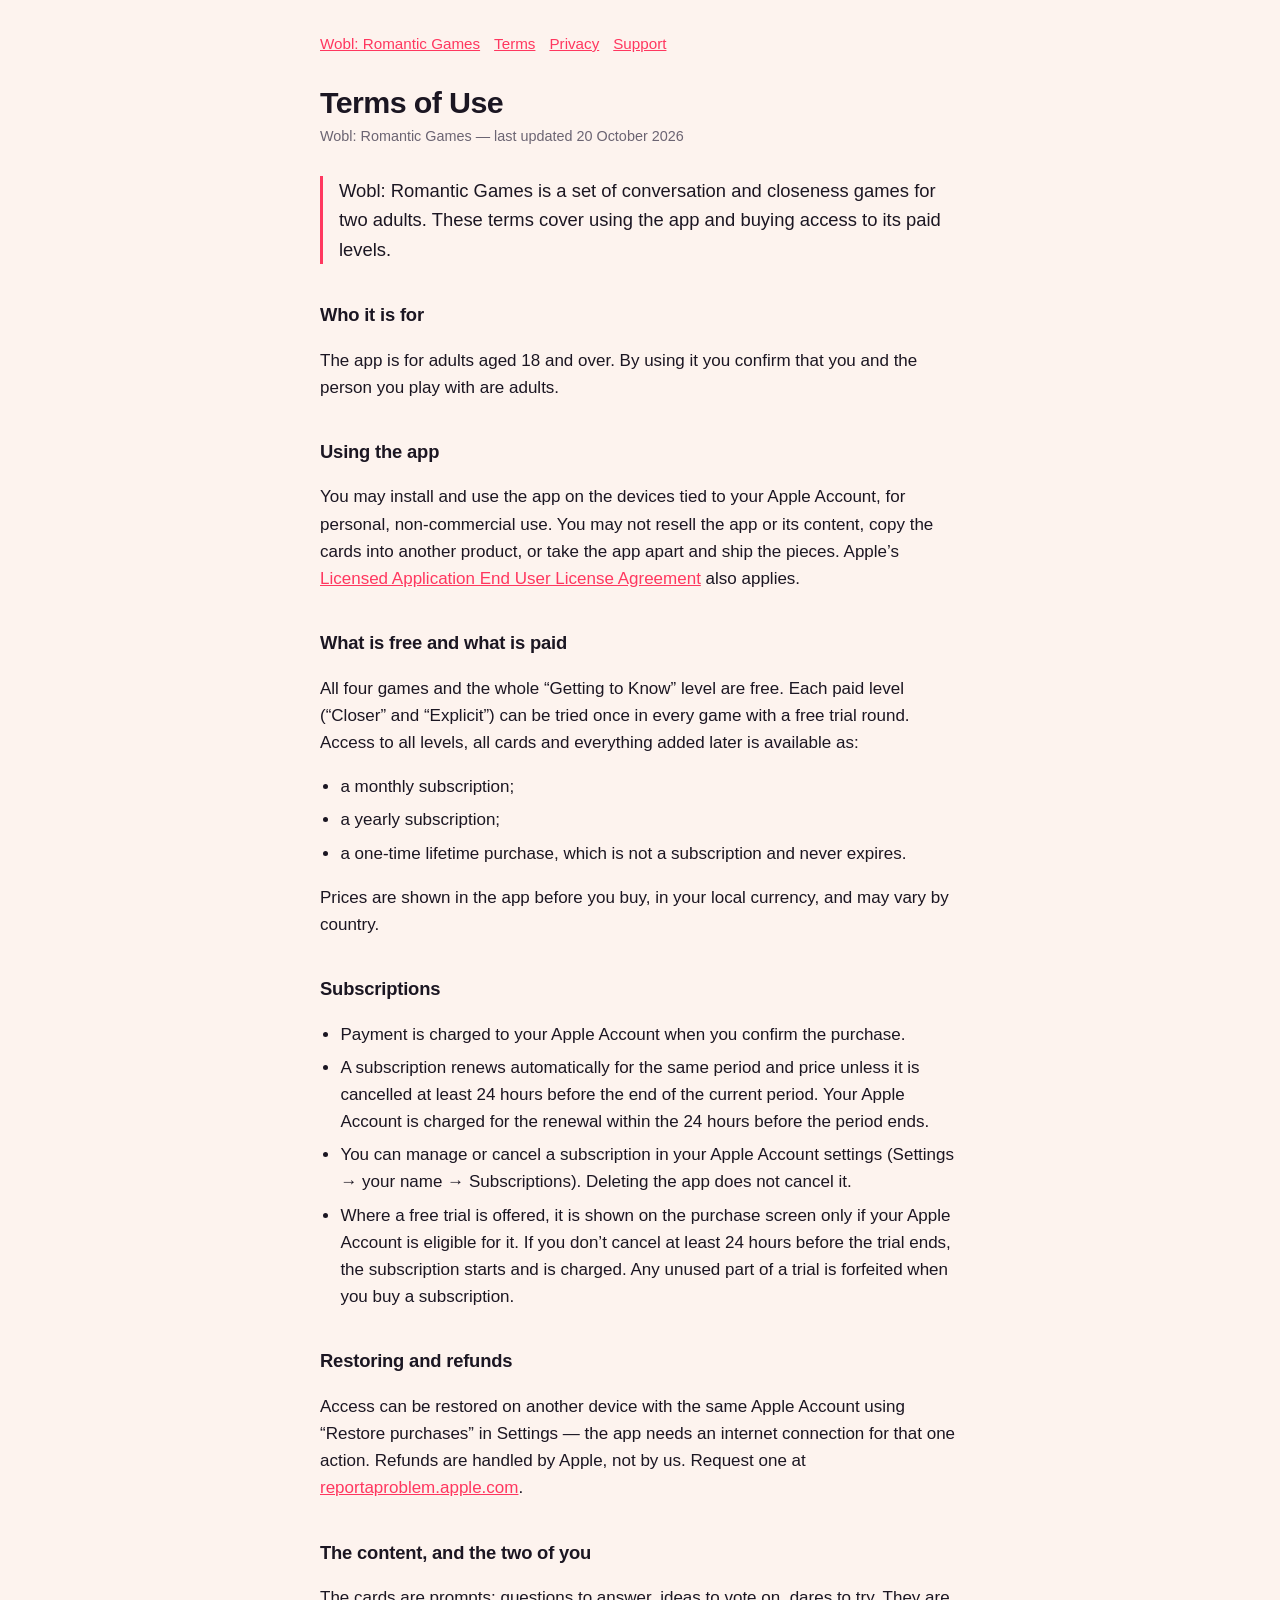
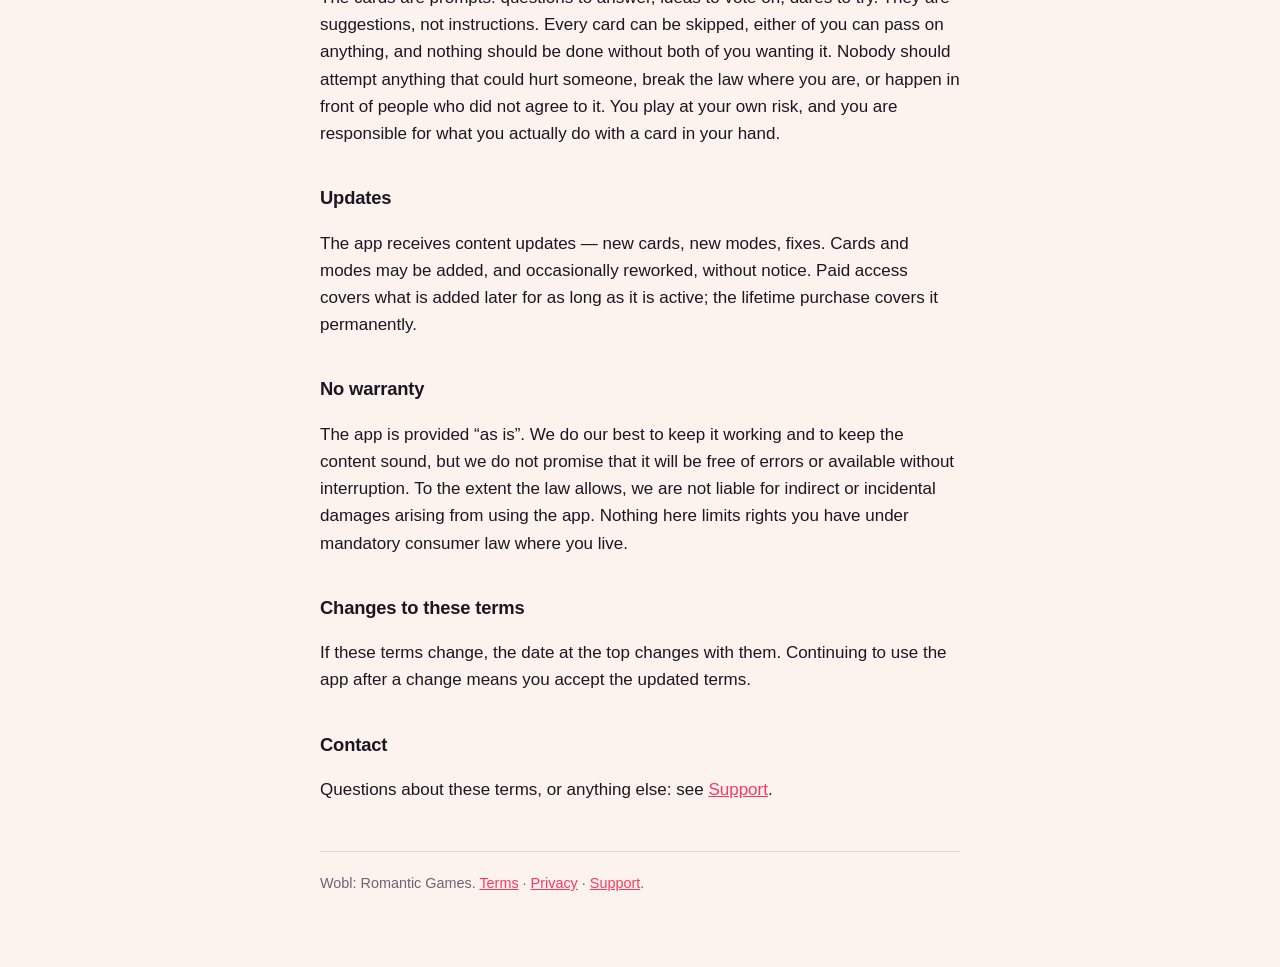
<file: romantic/terms.html>
<!doctype html>
<html lang="en">
<head>
<meta charset="utf-8">
<meta name="viewport" content="width=device-width, initial-scale=1">
<title>Terms of Use — Wobl: Romantic Games</title>
<link rel="stylesheet" href="../style.css">
</head>
<body>
<main>
<nav><a href="./">Wobl: Romantic Games</a><a href="terms.html">Terms</a><a href="privacy.html">Privacy</a><a href="support.html">Support</a></nav>

<h1>Terms of Use</h1>
<p class="date">Wobl: Romantic Games — last updated 20 October 2026</p>

<p class="lede">Wobl: Romantic Games is a set of conversation and closeness games for two adults. These terms cover using the app and buying access to its paid levels.</p>

<h2>Who it is for</h2>
<p>The app is for adults aged 18 and over. By using it you confirm that you and the person you play with are adults.</p>

<h2>Using the app</h2>
<p>You may install and use the app on the devices tied to your Apple Account, for personal, non-commercial use. You may not resell the app or its content, copy the cards into another product, or take the app apart and ship the pieces. Apple’s <a href="https://www.apple.com/legal/internet-services/itunes/dev/stdeula/">Licensed Application End User License Agreement</a> also applies.</p>

<h2>What is free and what is paid</h2>
<p>All four games and the whole “Getting to Know” level are free. Each paid level (“Closer” and “Explicit”) can be tried once in every game with a free trial round. Access to all levels, all cards and everything added later is available as:</p>
<ul>
  <li>a monthly subscription;</li>
  <li>a yearly subscription;</li>
  <li>a one-time lifetime purchase, which is not a subscription and never expires.</li>
</ul>
<p>Prices are shown in the app before you buy, in your local currency, and may vary by country.</p>

<h2>Subscriptions</h2>
<ul>
  <li>Payment is charged to your Apple Account when you confirm the purchase.</li>
  <li>A subscription renews automatically for the same period and price unless it is cancelled at least 24 hours before the end of the current period. Your Apple Account is charged for the renewal within the 24 hours before the period ends.</li>
  <li>You can manage or cancel a subscription in your Apple Account settings (Settings → your name → Subscriptions). Deleting the app does not cancel it.</li>
  <li>Where a free trial is offered, it is shown on the purchase screen only if your Apple Account is eligible for it. If you don’t cancel at least 24 hours before the trial ends, the subscription starts and is charged. Any unused part of a trial is forfeited when you buy a subscription.</li>
</ul>

<h2>Restoring and refunds</h2>
<p>Access can be restored on another device with the same Apple Account using “Restore purchases” in Settings — the app needs an internet connection for that one action. Refunds are handled by Apple, not by us. Request one at <a href="https://reportaproblem.apple.com">reportaproblem.apple.com</a>.</p>

<h2>The content, and the two of you</h2>
<p>The cards are prompts: questions to answer, ideas to vote on, dares to try. They are suggestions, not instructions. Every card can be skipped, either of you can pass on anything, and nothing should be done without both of you wanting it. Nobody should attempt anything that could hurt someone, break the law where you are, or happen in front of people who did not agree to it. You play at your own risk, and you are responsible for what you actually do with a card in your hand.</p>

<h2>Updates</h2>
<p>The app receives content updates — new cards, new modes, fixes. Cards and modes may be added, and occasionally reworked, without notice. Paid access covers what is added later for as long as it is active; the lifetime purchase covers it permanently.</p>

<h2>No warranty</h2>
<p>The app is provided “as is”. We do our best to keep it working and to keep the content sound, but we do not promise that it will be free of errors or available without interruption. To the extent the law allows, we are not liable for indirect or incidental damages arising from using the app. Nothing here limits rights you have under mandatory consumer law where you live.</p>

<h2>Changes to these terms</h2>
<p>If these terms change, the date at the top changes with them. Continuing to use the app after a change means you accept the updated terms.</p>

<h2>Contact</h2>
<p>Questions about these terms, or anything else: see <a href="support.html">Support</a>.</p>

<footer>Wobl: Romantic Games. <a href="terms.html">Terms</a> · <a href="privacy.html">Privacy</a> · <a href="support.html">Support</a>.</footer>
</main>
</body>
</html>
</file>
<file: style.css>
/* One stylesheet, no framework. The two colours are the app's own background:
   cream in light, graphite in dark. */
:root {
  color-scheme: light dark;
  --bg: #fdf3ee;
  --ink: #1b1622;
  --soft: #6b6472;
  --line: #e4d8d1;
  --accent: #ff375f;
}
@media (prefers-color-scheme: dark) {
  :root {
    --bg: #1b1622;
    --ink: #f4eef0;
    --soft: #a49ba8;
    --line: #362d3c;
  }
}
* { box-sizing: border-box; }
body {
  margin: 0;
  padding: 32px 20px 72px;
  background: var(--bg);
  color: var(--ink);
  font: 17px/1.6 -apple-system, BlinkMacSystemFont, "Segoe UI", Roboto, Helvetica, Arial, sans-serif;
  -webkit-text-size-adjust: 100%;
}
main { max-width: 40rem; margin: 0 auto; }
a { color: var(--accent); }
h1 { font-size: 1.9rem; line-height: 1.2; margin: 0 0 4px; letter-spacing: -0.02em; }
h2 { font-size: 1.15rem; margin: 36px 0 8px; letter-spacing: -0.01em; }
p, li { color: var(--ink); }
ul { padding-left: 1.2em; }
li { margin: 6px 0; }
.date { color: var(--soft); font-size: 0.9rem; margin: 0 0 28px; }
.lede {
  font-size: 1.15rem;
  border-left: 3px solid var(--accent);
  padding-left: 16px;
  margin: 24px 0 8px;
}
nav { margin-bottom: 28px; font-size: 0.95rem; }
nav a { margin-right: 14px; }
footer {
  margin-top: 48px;
  padding-top: 20px;
  border-top: 1px solid var(--line);
  color: var(--soft);
  font-size: 0.9rem;
}
code {
  font: 0.9em ui-monospace, SFMono-Regular, Menlo, monospace;
  background: color-mix(in srgb, var(--ink) 8%, transparent);
  padding: 1px 5px;
  border-radius: 4px;
}
</file>
